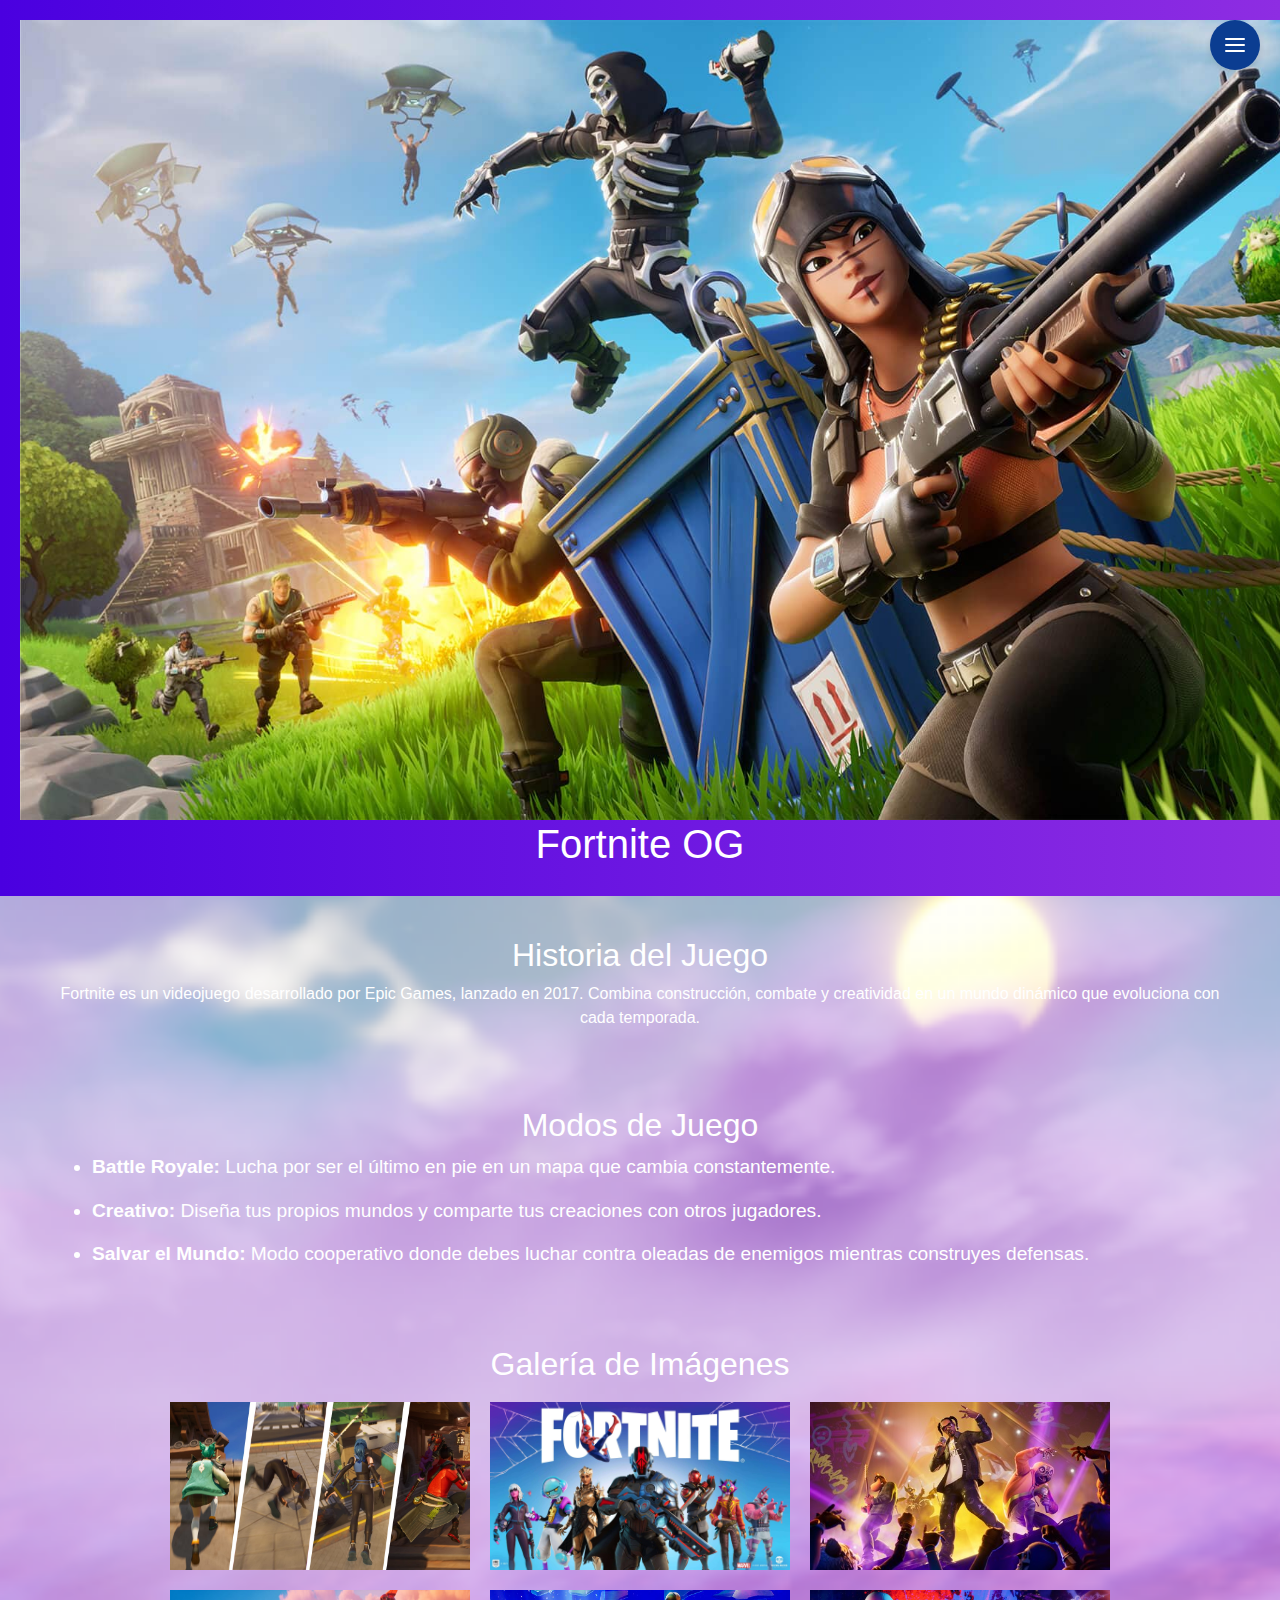
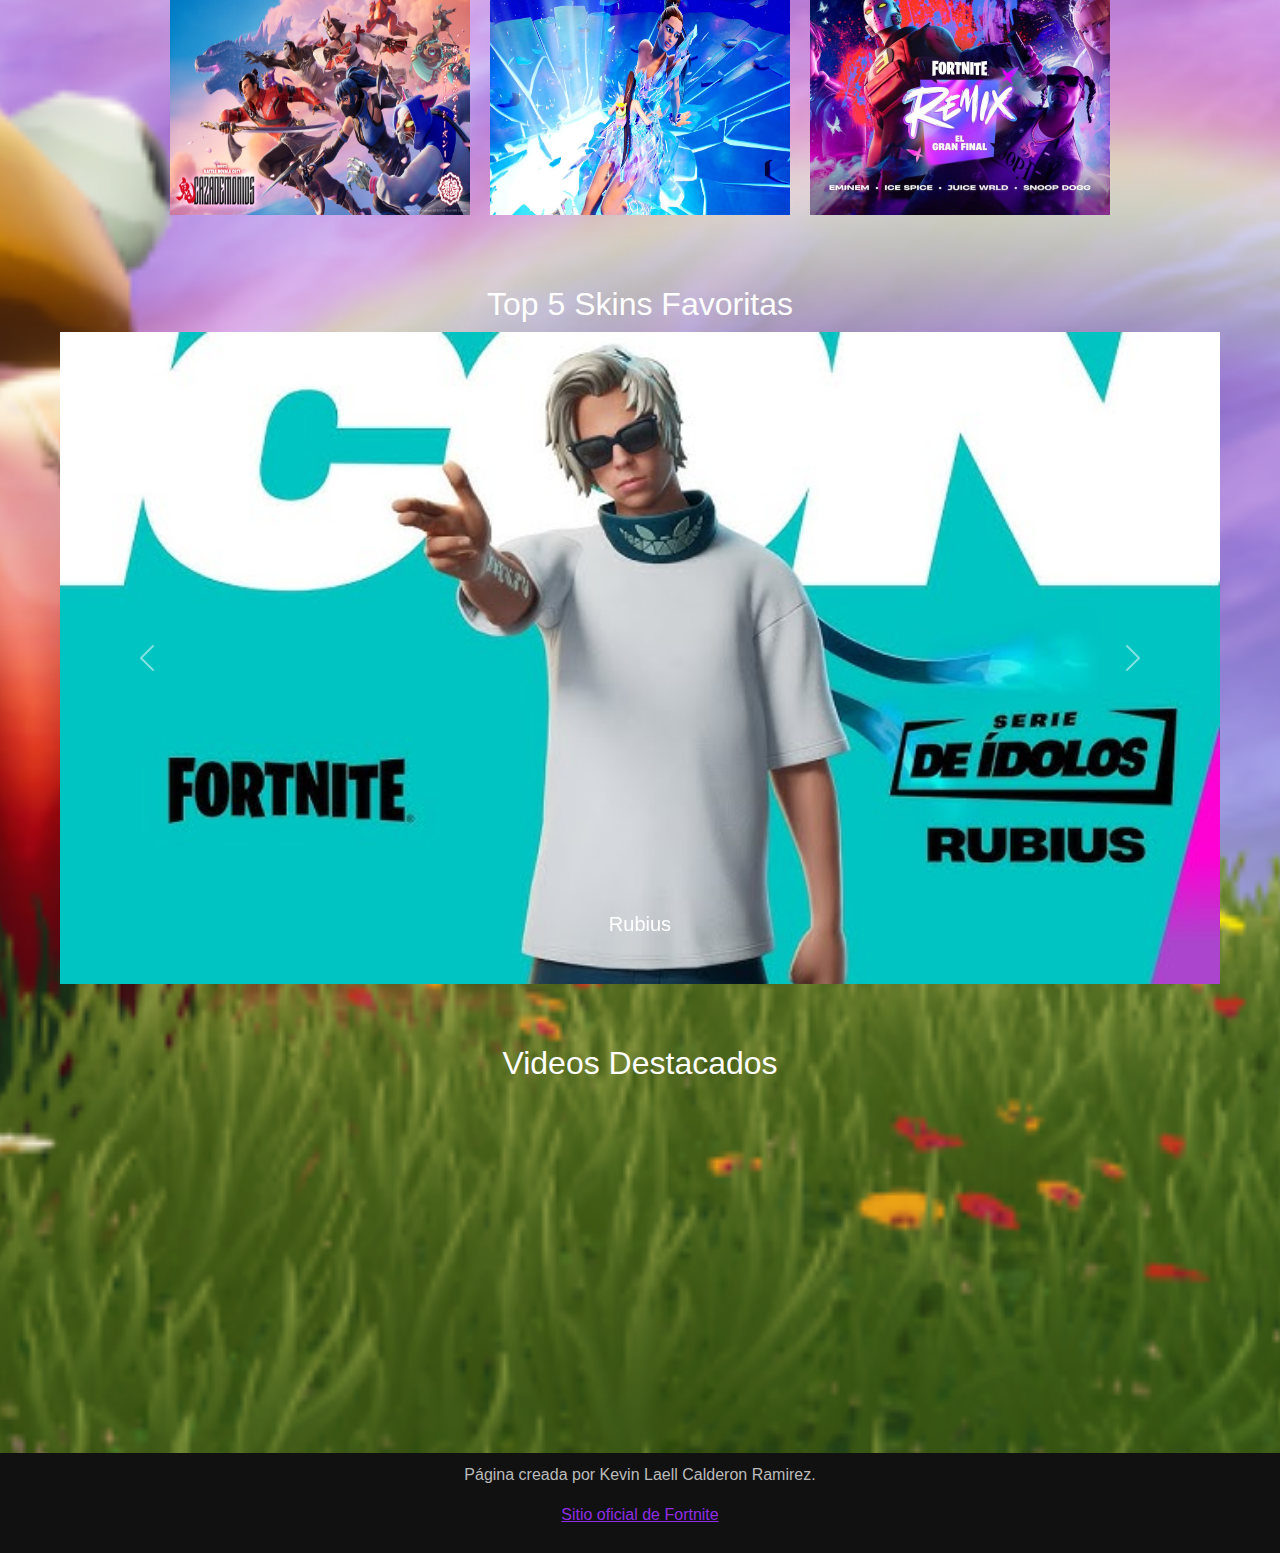
<file: Indexfortnite.html>
<!DOCTYPE html>
<html lang="es">
    <!-- Navegación -->
    <div class="nav-container">
        <button class="nav-toggle" aria-label="Menú de navegación">
          <svg
            xmlns="http://www.w3.org/2000/svg"
            width="24"
            height="24"
            viewBox="0 0 24 24"
            fill="none"
            stroke="currentColor"
            stroke-width="2"
            stroke-linecap="round"
            stroke-linejoin="round"
          >
            <line x1="3" y1="12" x2="21" y2="12"></line>
            <line x1="3" y1="6" x2="21" y2="6"></line>
            <line x1="3" y1="18" x2="21" y2="18"></line>
          </svg>
        </button>
        <div class="nav-menu">
          <a href="indexspiderman.html">Otra Página</a>
          <a href="HUB.html">Hub</a>
        </div>
      </div>
<head>
    <meta charset="UTF-8">
    <meta name="viewport" content="width=device-width, initial-scale=1.0">
    <title>Fortnite</title>
    
    <link href="https://cdn.jsdelivr.net/npm/bootstrap@5.3.2/dist/css/bootstrap.min.css" rel="stylesheet">
    <style>
        body {
            background-image: url('fondo.png');
            background-size: cover; 
            background-position: center; 
            background-repeat: no-repeat; 
            font-family: Arial, sans-serif;
            margin: 0;
            color: #fff;
        }
        header {
            background: linear-gradient(90deg, #4a00e0, #8e2de2);
            padding: 20px;
            text-align: center;
        }
        header img {
            width: auto;
            height: 200px; /* Tamaño ajustado del logo */
        }
        section {
            padding: 20px;
            margin: 20px auto;
            max-width: 1200px;
        }
        .modes-list li {
            margin-bottom: 15px;
            font-size: 1.2rem;
        }
        .gallery img {
            width: 100%;
            height: auto;
            max-width: 300px;
            margin: 10px;
        }
        footer {
            background-color: #111;
            color: #bbb;
            text-align: center;
            padding: 10px;
        }
         /* Estilos de Navegación */
       .nav-container {
        position: fixed;
        top: 20px;
        right: 20px;
        z-index: 1000;
    }

    .nav-toggle {
        background-color: #0b3d91;
        color: white;
        border: none;
        width: 50px;
        height: 50px;
        border-radius: 50%;
        display: flex;
        align-items: center;
        justify-content: center;
        cursor: pointer;
        box-shadow: 0 4px 6px rgba(0, 0, 0, 0.1);
        transition: transform 0.3s ease;
    }

    .nav-toggle:hover {
        transform: rotate(90deg);
    }

    .nav-menu {
        position: absolute;
        top: 60px;
        right: 0;
        background-color: white;
        border-radius: 10px;
        box-shadow: 0 4px 10px rgba(0, 0, 0, 0.2);
        overflow: hidden;
        max-height: 0;
        transition: max-height 0.3s ease, opacity 0.3s ease;
        opacity: 0;
        width: 200px;
    }

    .nav-toggle:focus + .nav-menu,
    .nav-menu:hover {
        max-height: 300px;
        opacity: 1;
    }

    .nav-menu a {
        display: block;
        padding: 15px 20px;
        text-decoration: none;
        color: #0b3d91;
        transition: background-color 0.3s ease;
    }

    .nav-menu a:hover {
        background-color: #f0f0f0;
    }

    </style>
</head>
<body>

<header>
    <img src="Logofortnite.jpg" alt="Logo de Fortnite" style="height: 800px;">
<h1>Fortnite OG</h1>
</header>

<section>
    <h2 class="text-center">Historia del Juego</h2>
    <p class="text-center">Fortnite es un videojuego desarrollado por Epic Games, lanzado en 2017. Combina construcción, combate y creatividad en un mundo dinámico que evoluciona con cada temporada.</p>
</section>

<section>
    <h2 class="text-center">Modos de Juego</h2>
    <ul class="modes-list">
        <li><strong>Battle Royale:</strong> Lucha por ser el último en pie en un mapa que cambia constantemente.</li>
        <li><strong>Creativo:</strong> Diseña tus propios mundos y comparte tus creaciones con otros jugadores.</li>
        <li><strong>Salvar el Mundo:</strong> Modo cooperativo donde debes luchar contra oleadas de enemigos mientras construyes defensas.</li>
    </ul>
</section>

<section class="gallery">
    <h2 class="text-center">Galería de Imágenes</h2>
    <div class="d-flex flex-wrap justify-content-center">
        <img src="cap6.jpg" alt="Imagen 1">
        <img src="for.jpg" alt="Imagen 2">
        <img src="snoopdog.jpg" alt="Imagen 3">
        <img src="cap6im.jpg" alt="Imagen 4">
        <img src="ariana.jpg" alt="Imagen 5">
        <img src="remix.jpg" alt="Imagen 6">
    </div>
</section>

<section class="top-skins">
    <h2 class="text-center">Top 5 Skins Favoritas</h2>
    <div id="skinsCarousel" class="carousel slide" data-bs-ride="carousel">
        <div class="carousel-inner">
            <div class="carousel-item active">
                <img src="turbius.jpg" class="d-block w-100" alt="Rubius">
                <div class="carousel-caption">
                    <h5>Rubius</h5>
                </div>
            </div>
            <div class="carousel-item">
                <img src="tom.jpg" class="d-block w-100" alt="Tom">
                <div class="carousel-caption">
                    <h5>Tom</h5>
                </div>
            </div>
            <div class="carousel-item">
                <img src="emi.png" class="d-block w-100" alt="Eminem">
                <div class="carousel-caption">
                    <h5>Eminem</h5>
                </div>
            </div>
            <div class="carousel-item">
                <img src="travis.png" class="d-block w-100" alt="Travis">
                <div class="carousel-caption">
                    <h5>Travis</h5>
                </div>
            </div>
            <div class="carousel-item">
                <img src="naruto.jpg" class="d-block w-100" alt="Naruto">
                <div class="carousel-caption">
                    <h5>Naruto</h5>
                </div>
            </div>
        </div>
        <button class="carousel-control-prev" type="button" data-bs-target="#skinsCarousel" data-bs-slide="prev">
            <span class="carousel-control-prev-icon" aria-hidden="true"></span>
        </button>
        <button class="carousel-control-next" type="button" data-bs-target="#skinsCarousel" data-bs-slide="next">
            <span class="carousel-control-next-icon" aria-hidden="true"></span>
        </button>
    </div>
</section>

<section>
    <h2 class="text-center">Videos Destacados</h2>
    <div class="row justify-content-center">
        <div class="col-md-6">
            <iframe class="w-100" height="315" src="https://www.youtube.com/embed/qIxERu81HVI" allowfullscreen></iframe>
        </div>
        <div class="col-md-6">
            <iframe class="w-100" height="315" src="https://www.youtube.com/embed/qIxERu81HVI" allowfullscreen></iframe>
        </div>
    </div>
</section>

<footer>
    <p>Página creada por Kevin Laell Calderon Ramirez.</p>
    <p><a href="https://www.fortnite.com" target="_blank" style="color: #8e2de2;">Sitio oficial de Fortnite</a></p>
</footer>

<script src="https://cdn.jsdelivr.net/npm/bootstrap@5.3.2/dist/js/bootstrap.bundle.min.js"></script>
</body>
</html>
</file>
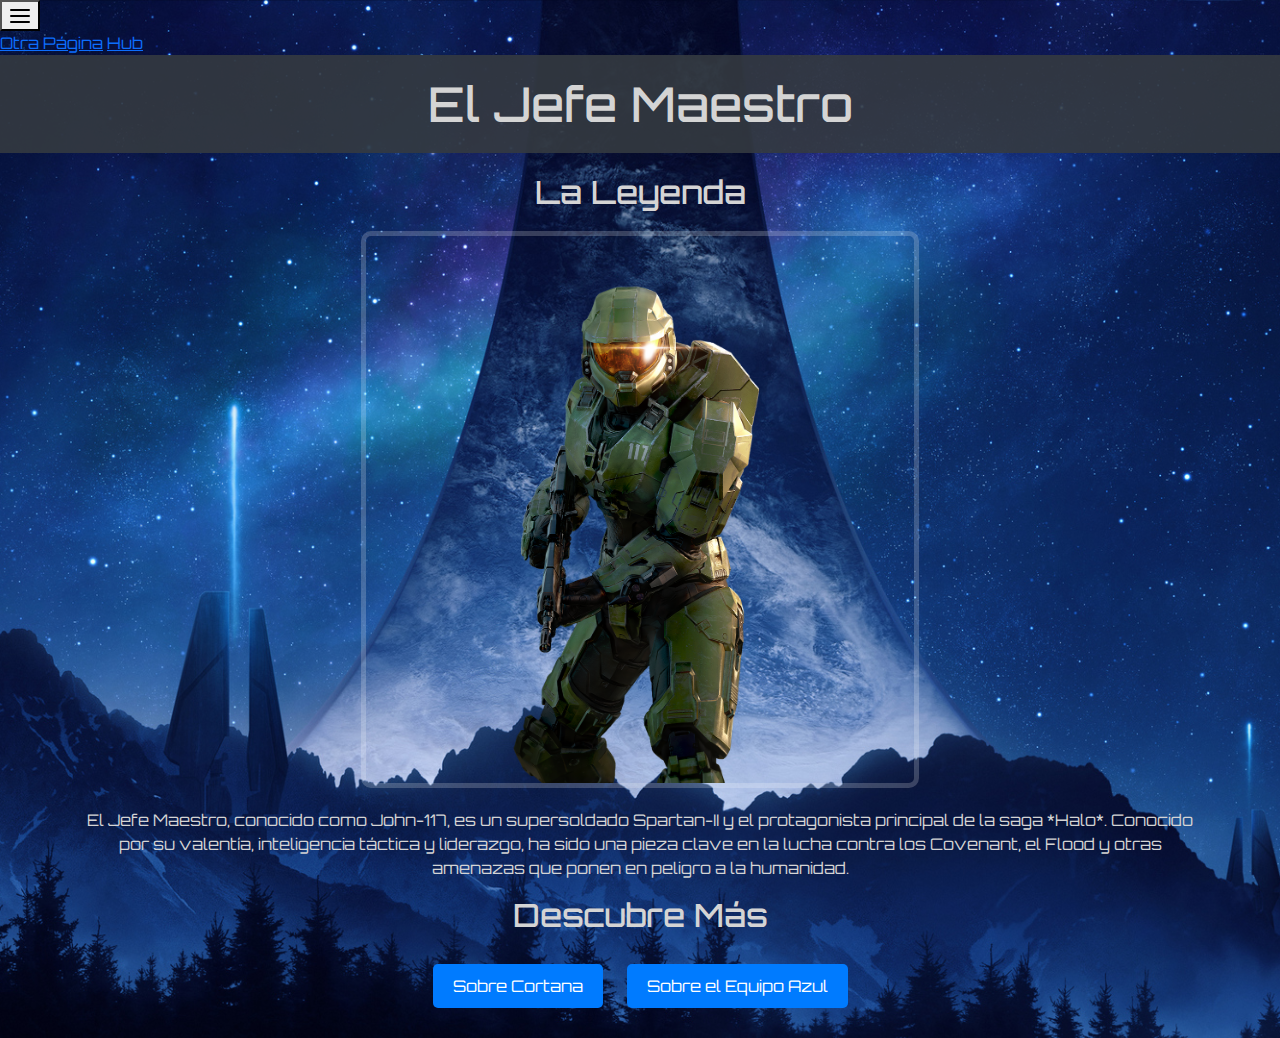
<file: indexhalo.html>
<!DOCTYPE html>
<html lang="es">
    <!-- Navegación -->
    <div class="nav-container">
        <button class="nav-toggle" aria-label="Menú de navegación">
          <svg
            xmlns="http://www.w3.org/2000/svg"
            width="24"
            height="24"
            viewBox="0 0 24 24"
            fill="none"
            stroke="currentColor"
            stroke-width="2"
            stroke-linecap="round"
            stroke-linejoin="round"
          >
            <line x1="3" y1="12" x2="21" y2="12"></line>
            <line x1="3" y1="6" x2="21" y2="6"></line>
            <line x1="3" y1="18" x2="21" y2="18"></line>
          </svg>
        </button>
        <div class="nav-menu">
          <a href="indexhulk.html">Otra Página</a>
          <a href="HUB.html">Hub</a>
        </div>
      </div>
<head>
    <meta charset="UTF-8">
    <meta name="viewport" content="width=device-width, initial-scale=1.0">
    <title>El Jefe Maestro</title>
    <!-- Bootstrap CSS -->
    <link href="https://cdn.jsdelivr.net/npm/bootstrap@5.3.0-alpha1/dist/css/bootstrap.min.css" rel="stylesheet">
    <link href="style.css" rel="stylesheet">
    <link href="https://fonts.googleapis.com/css2?family=Orbitron:wght@400;700&display=swap" rel="stylesheet">
</head>
<body>
    <header>
        <h1>El Jefe Maestro</h1>
    </header>
    <main class="container text-center">
        <section>
            <h2 class="section-title">La Leyenda</h2>
            <img src="masterchiefh.png" alt="Jefe Maestro" class="main-image">
            <p>
                El Jefe Maestro, conocido como John-117, es un supersoldado Spartan-II y el protagonista principal de la saga *Halo*.
                Conocido por su valentía, inteligencia táctica y liderazgo, ha sido una pieza clave en la lucha contra los Covenant,
                el Flood y otras amenazas que ponen en peligro a la humanidad.
            </p>
        </section>
        <section>
            <h3 class="section-title">Descubre Más</h3>
            <button class="btn btn-custom" onclick="mostrarCortana()">Sobre Cortana</button>
            <button class="btn btn-custom" onclick="mostrarEquipoAzul()">Sobre el Equipo Azul</button>
        </section>
        <section id="contenido-adicional">
            <!-- Este espacio se actualizará dinámicamente -->
        </section>
    </main>

    <script>
        function mostrarCortana() {
            document.getElementById('contenido-adicional').innerHTML = `
                <div class="mt-4">
                    <img src="cortana.jfif" alt="Cortana" class="img-fluid rounded">
                    <h3 class="mt-3">Cortana</h3>
                    <p>
                        Cortana es una inteligencia artificial avanzada y la compañera inseparable del Jefe Maestro.
                        Creada a partir de la Dra. Catherine Halsey, ella ha sido una guía vital en sus misiones, brindándole
                        inteligencia táctica y apoyo emocional en los momentos más críticos.
                    </p>
                </div>
            `;
        }

        function mostrarEquipoAzul() {
            document.getElementById('contenido-adicional').innerHTML = `
                <div class="mt-4">
                    <img src="equipoazul.jpg" alt="Equipo Azul" class="img-fluid rounded">
                    <h3 class="mt-3">El Equipo Azul</h3>
                    <p>
                        El Equipo Azul es un grupo de Spartan-II liderado por el Jefe Maestro. Formado por Kelly-087,
                        Fred-104 y Linda-058, este equipo es conocido por sus misiones de alto riesgo y su eficacia
                        inigualable en combate.
                    </p>
                </div>
            `;
        }
    </script>

    <!-- Bootstrap JS -->
    <script src="https://cdn.jsdelivr.net/npm/bootstrap@5.3.0-alpha1/dist/js/bootstrap.bundle.min.js"></script>
</body>
</html>
</file>
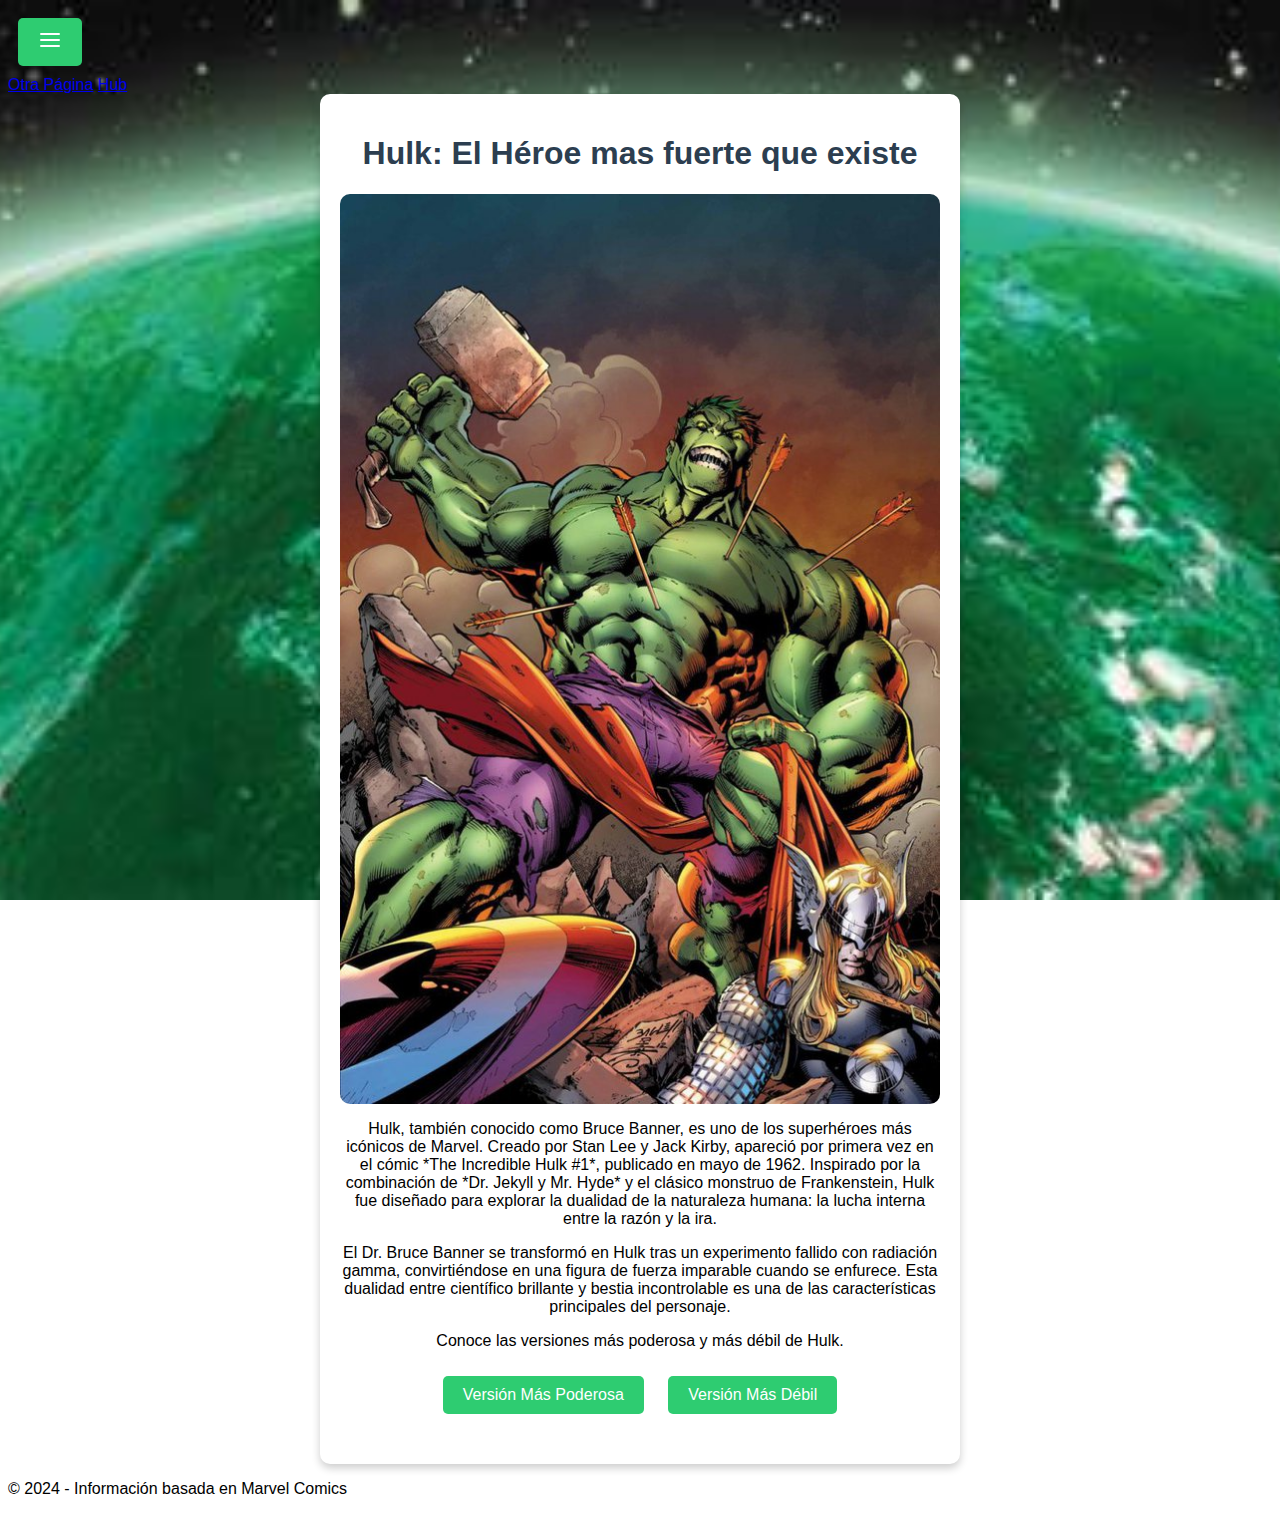
<file: indexhulk.html>
<!DOCTYPE html>
<html lang="en">
    <!-- Navegación -->
    <div class="nav-container">
        <button class="nav-toggle" aria-label="Menú de navegación">
          <svg
            xmlns="http://www.w3.org/2000/svg"
            width="24"
            height="24"
            viewBox="0 0 24 24"
            fill="none"
            stroke="currentColor"
            stroke-width="2"
            stroke-linecap="round"
            stroke-linejoin="round"
          >
            <line x1="3" y1="12" x2="21" y2="12"></line>
            <line x1="3" y1="6" x2="21" y2="6"></line>
            <line x1="3" y1="18" x2="21" y2="18"></line>
          </svg>
        </button>
        <div class="nav-menu">
          <a href="indexhalo.html">Otra Página</a>
          <a href="HUB.html">Hub</a>
        </div>
      </div>
<head>
    <meta charset="UTF-8">
    <meta name="viewport" content="width=device-width, initial-scale=1.0">
    <title>Hulk: El Héroe mas fuerte que existe</title>
    <link rel="stylesheet" href="stylehulk.css">
</head>
<body>
    <div class="container">
        <h1>Hulk: El Héroe mas fuerte que existe</h1>
        <p>
            <img src="hulk.jfif" alt="Hulk" style="max-width: 100%; height: auto; border-radius: 10px;">
        </p>
        <p>
            Hulk, también conocido como Bruce Banner, es uno de los superhéroes más icónicos de Marvel. Creado por Stan Lee y Jack Kirby, 
            apareció por primera vez en el cómic *The Incredible Hulk #1*, publicado en mayo de 1962. Inspirado por la combinación de 
            *Dr. Jekyll y Mr. Hyde* y el clásico monstruo de Frankenstein, Hulk fue diseñado para explorar la dualidad de la naturaleza humana: 
            la lucha interna entre la razón y la ira.
        </p>
        <p>
            El Dr. Bruce Banner se transformó en Hulk tras un experimento fallido con radiación gamma, convirtiéndose en una figura de fuerza 
            imparable cuando se enfurece. Esta dualidad entre científico brillante y bestia incontrolable es una de las características 
            principales del personaje.
        </p>
        <p>Conoce las versiones más poderosa y más débil de Hulk.</p>
        <button onclick="showPowerfulHulk()">Versión Más Poderosa</button>
        <button onclick="showWeakHulk()">Versión Más Débil</button>
        <div id="info"></div>
    </div>
    <footer>
        <p>&copy; 2024 - Información basada en Marvel Comics  </p>
    </footer>

    <script>
        function showPowerfulHulk() {
            document.getElementById('info').innerHTML = `
                <h2>Hulk Maestro</h2>
                <p>La versión más poderosa de Hulk es Hulk Maestro. En un futuro postapocalíptico, absorbe radiación y se convierte en un ser increíblemente inteligente y fuerte.</p>
                <img src="hulk maestro.jpg" alt="Hulk Maestro" style="max-width: 100%; height: auto;">
            `;
        }

        function showWeakHulk() {
            document.getElementById('info').innerHTML = `
                <h2>Grey Hulk</h2>
                <p>La versión más débil de Hulk es el Hulk Gris. Aunque sigue siendo fuerte, tiene menos poder físico en comparación con otras versiones y su carácter es más astuto y menos impulsivo.</p>
                <img src="grey hulk.jpg" alt="Gray Hulk" style="max-width: 100%; height: auto;">
            `;
        }
    </script>
</body>
</html>
</file>
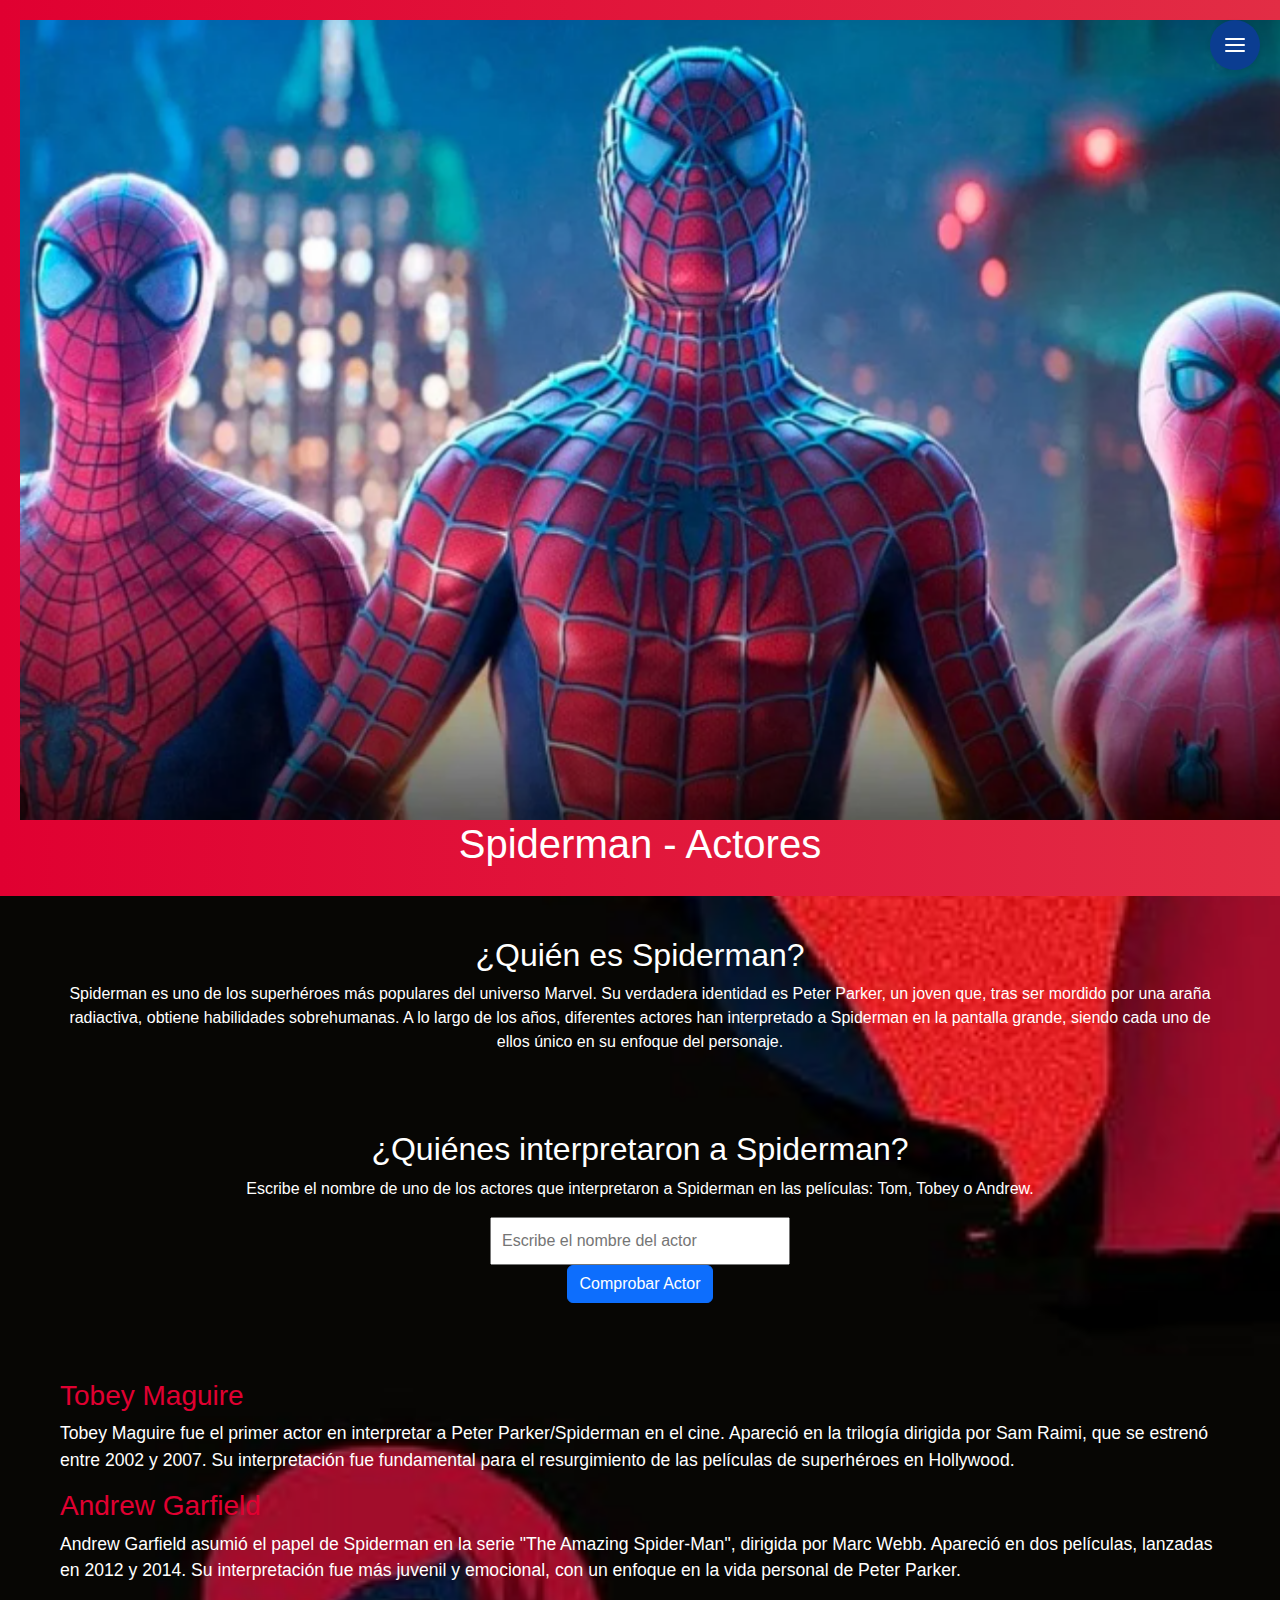
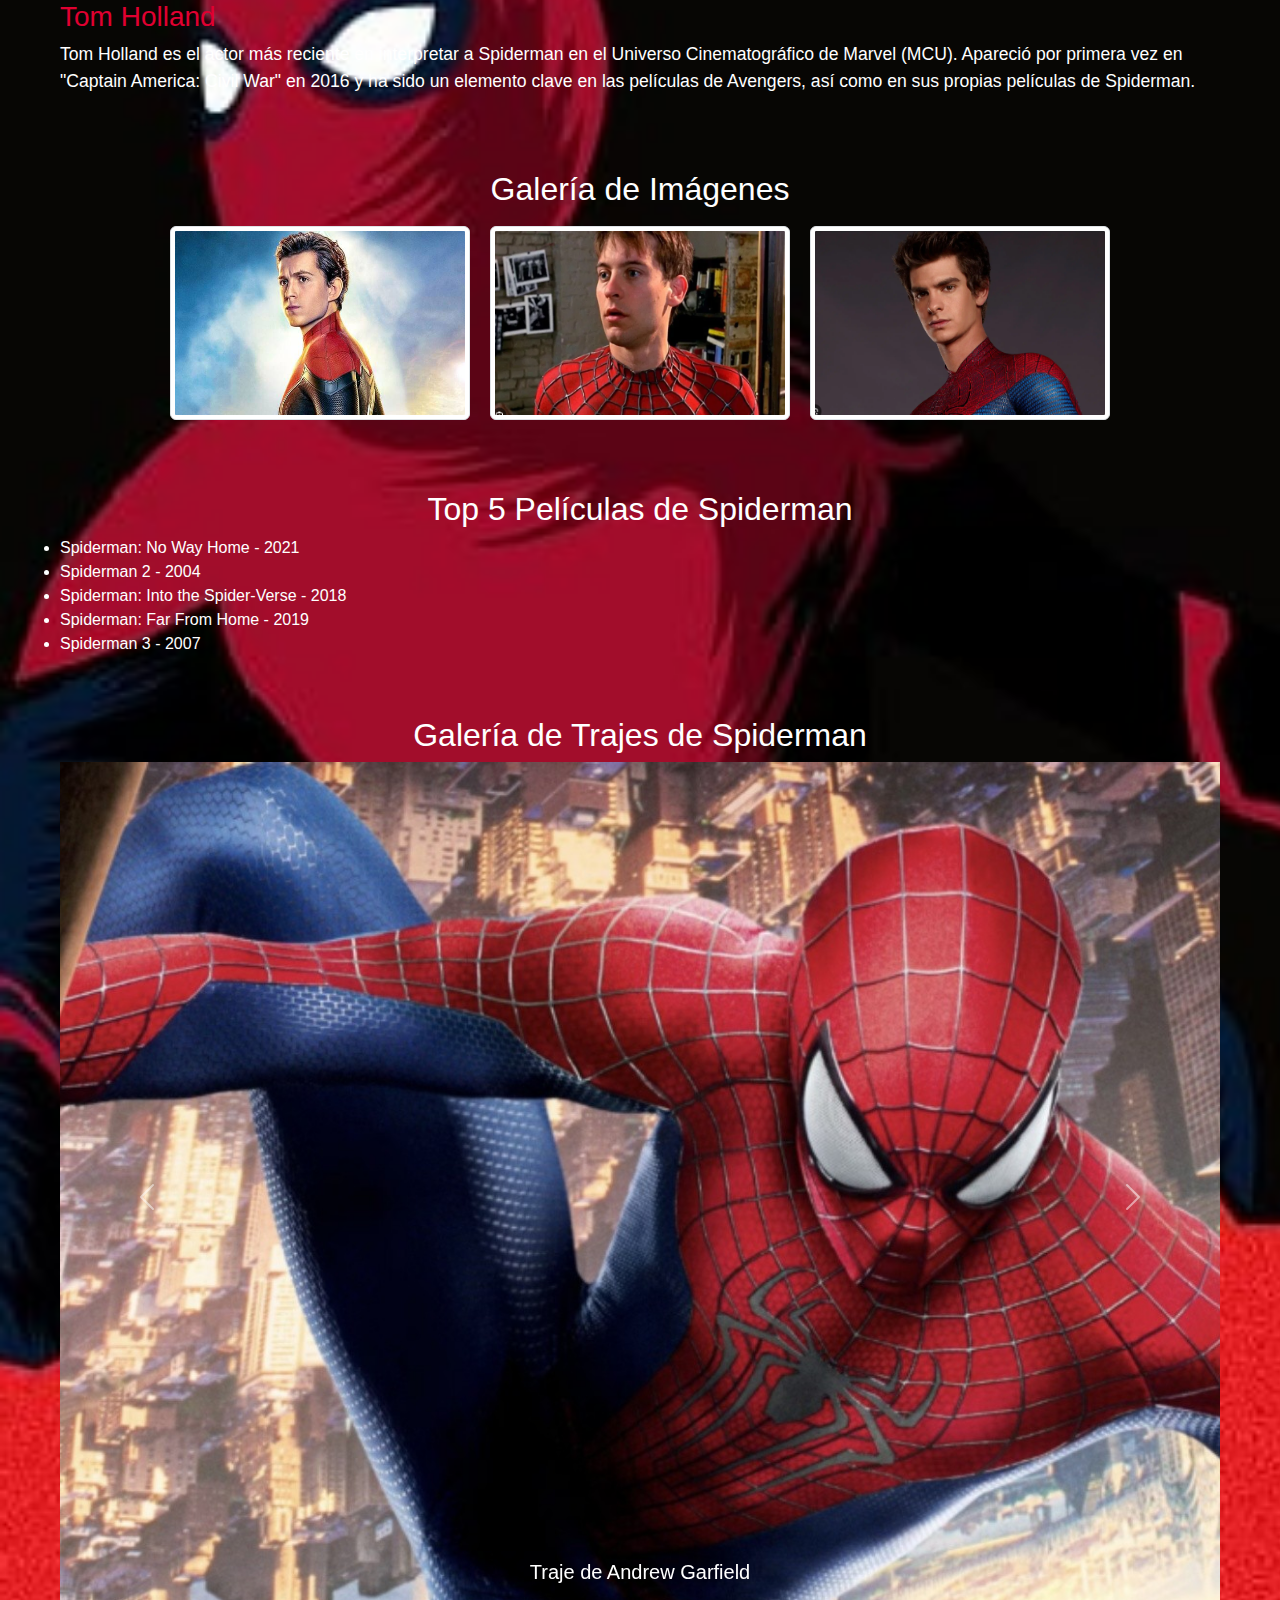
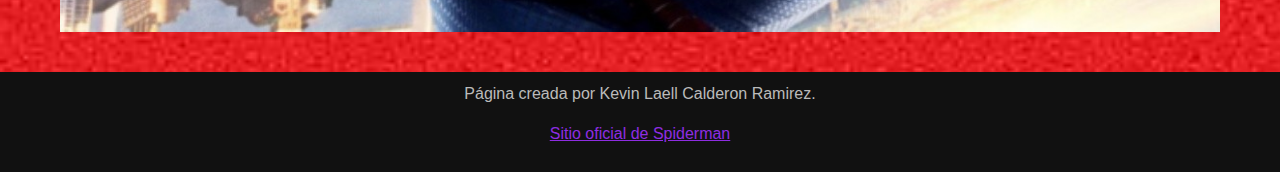
<file: indexspiderman.html>
<!DOCTYPE html>
<html lang="es">
    <!-- Navegación -->
    <div class="nav-container">
        <button class="nav-toggle" aria-label="Menú de navegación">
          <svg
            xmlns="http://www.w3.org/2000/svg"
            width="24"
            height="24"
            viewBox="0 0 24 24"
            fill="none"
            stroke="currentColor"
            stroke-width="2"
            stroke-linecap="round"
            stroke-linejoin="round"
          >
            <line x1="3" y1="12" x2="21" y2="12"></line>
            <line x1="3" y1="6" x2="21" y2="6"></line>
            <line x1="3" y1="18" x2="21" y2="18"></line>
          </svg>
        </button>
        <div class="nav-menu">
          <a href="indexhulk.html">Otra Página</a>
          <a href="HUB.html">Hub</a>
        </div>
      </div>
<head>
    <meta charset="UTF-8">
    <meta name="viewport" content="width=device-width, initial-scale=1.0">
    <title>Spiderman</title>
    <link href="https://cdn.jsdelivr.net/npm/bootstrap@5.3.2/dist/css/bootstrap.min.css" rel="stylesheet">
    <style>
        body {
            background-image: url('fondospiderman.jpg');
            background-size: cover; 
            background-position: center; 
            background-repeat: no-repeat; 
            font-family: Arial, sans-serif;
            margin: 0;
            color: #fff;
        }
        header {
            background: linear-gradient(90deg, #e00031, #e22d45);
            padding: 20px;
            text-align: center;
        }
        header img {
            width: auto;
            height: 150px;
        }
        section {
            padding: 20px;
            margin: 20px auto;
            max-width: 1200px;
        }
        .gallery img {
            width: 100%;
            height: auto;
            max-width: 300px;
            margin: 10px;
        }
        footer {
            background-color: #111;
            color: #bbb;
            text-align: center;
            padding: 10px;
        }
        .form-group input {
            padding: 10px;
            width: 100%;
            max-width: 300px;
        }
        .actor-history {
            margin-top: 20px;
            font-size: 1.1rem;
        }
        .actor-history h3 {
            color: #e00031;
        }
         /* Estilos de Navegación */
       .nav-container {
        position: fixed;
        top: 20px;
        right: 20px;
        z-index: 1000;
    }

    .nav-toggle {
        background-color: #0b3d91;
        color: white;
        border: none;
        width: 50px;
        height: 50px;
        border-radius: 50%;
        display: flex;
        align-items: center;
        justify-content: center;
        cursor: pointer;
        box-shadow: 0 4px 6px rgba(0, 0, 0, 0.1);
        transition: transform 0.3s ease;
    }

    .nav-toggle:hover {
        transform: rotate(90deg);
    }

    .nav-menu {
        position: absolute;
        top: 60px;
        right: 0;
        background-color: white;
        border-radius: 10px;
        box-shadow: 0 4px 10px rgba(0, 0, 0, 0.2);
        overflow: hidden;
        max-height: 0;
        transition: max-height 0.3s ease, opacity 0.3s ease;
        opacity: 0;
        width: 200px;
    }

    .nav-toggle:focus + .nav-menu,
    .nav-menu:hover {
        max-height: 300px;
        opacity: 1;
    }

    .nav-menu a {
        display: block;
        padding: 15px 20px;
        text-decoration: none;
        color: #0b3d91;
        transition: background-color 0.3s ease;
    }

    .nav-menu a:hover {
        background-color: #f0f0f0;
    }

    </style>
</head>
<body>

<header>
    <img src="spiderman33.png" alt="Logo de Fortnite" style="height: 800px;">
    <h1>Spiderman - Actores</h1>
</header>

<section>
    <h2 class="text-center">¿Quién es Spiderman?</h2>
    <p class="text-center">Spiderman es uno de los superhéroes más populares del universo Marvel. Su verdadera identidad es Peter Parker, un joven que, tras ser mordido por una araña radiactiva, obtiene habilidades sobrehumanas. A lo largo de los años, diferentes actores han interpretado a Spiderman en la pantalla grande, siendo cada uno de ellos único en su enfoque del personaje.</p>
</section>

<section>
    <h2 class="text-center">¿Quiénes interpretaron a Spiderman?</h2>
    <p class="text-center">Escribe el nombre de uno de los actores que interpretaron a Spiderman en las películas: Tom, Tobey o Andrew.</p>
    
    <!-- Formulario interactivo con JavaScript -->
    <div class="text-center">
        <div class="form-group">
            <input type="text" id="actorName" placeholder="Escribe el nombre del actor">
        </div>
        <button class="btn btn-primary" onclick="checkActor()">Comprobar Actor</button>
    </div>
    <p id="actorResult" class="text-center mt-3"></p>
</section>

<section class="actor-history">
    <h3>Tobey Maguire</h3>
    <p>Tobey Maguire fue el primer actor en interpretar a Peter Parker/Spiderman en el cine. Apareció en la trilogía dirigida por Sam Raimi, que se estrenó entre 2002 y 2007. Su interpretación fue fundamental para el resurgimiento de las películas de superhéroes en Hollywood.</p>

    <h3>Andrew Garfield</h3>
    <p>Andrew Garfield asumió el papel de Spiderman en la serie "The Amazing Spider-Man", dirigida por Marc Webb. Apareció en dos películas, lanzadas en 2012 y 2014. Su interpretación fue más juvenil y emocional, con un enfoque en la vida personal de Peter Parker.</p>

    <h3>Tom Holland</h3>
    <p>Tom Holland es el actor más reciente en interpretar a Spiderman en el Universo Cinematográfico de Marvel (MCU). Apareció por primera vez en "Captain America: Civil War" en 2016 y ha sido un elemento clave en las películas de Avengers, así como en sus propias películas de Spiderman.</p>
</section>

<section class="gallery">
    <h2 class="text-center">Galería de Imágenes</h2>
    <div class="d-flex flex-wrap justify-content-center">
        <img src="tom.jpg" alt="Tom" class="img-thumbnail">
        <img src="Tobbie.png" alt="Tobey" class="img-thumbnail">
        <img src="andrew.png" alt="Andrew" class="img-thumbnail">
    </div>
</section>

<section>
    <h2 class="text-center">Top 5 Películas de Spiderman</h2>
    <ul class="list-group">
        <li class=strong>Spiderman: No Way Home</strong> - 2021</li>
        <li class=strong>Spiderman 2</strong> - 2004</li>
        <li class=strong>Spiderman: Into the Spider-Verse</strong> - 2018</li>
        <li class=strong>Spiderman: Far From Home</strong> - 2019</li>
        <li class=strong>Spiderman 3</strong> - 2007</li>
    </ul>
</section>

<section class="text-center">
    <h2>Galería de Trajes de Spiderman</h2>
    <!-- Carrusel de Imágenes de Spiderman -->
    <div id="spidermanCarousel" class="carousel slide" data-bs-ride="carousel">
        <div class="carousel-inner">
            <div class="carousel-item active">
                <img src="trajeandrew.jpg" class="d-block w-100" alt="Spiderman 1">
                <div class="carousel-caption d-none d-md-block">
                    <h5>Traje de Andrew Garfield</h5>
                </div>
            </div>
            <div class="carousel-item">
                <img src="trajetom.png" class="d-block w-100" alt="Spiderman 2">
                <div class="carousel-caption d-none d-md-block">
                    <h5>Traje de Tom Holland</h5>
                </div>
            </div>
            <div class="carousel-item">
                <img src="trajetobbie.png" class="d-block w-100" alt="Spiderman 3">
                <div class="carousel-caption d-none d-md-block">
                    <h5>Traje de Tobey Maguire</h5>
                </div>
            </div>
        </div>
        <button class="carousel-control-prev" type="button" data-bs-target="#spidermanCarousel" data-bs-slide="prev">
            <span class="carousel-control-prev-icon" aria-hidden="true"></span>
        </button>
        <button class="carousel-control-next" type="button" data-bs-target="#spidermanCarousel" data-bs-slide="next">
            <span class="carousel-control-next-icon" aria-hidden="true"></span>
        </button>
    </div>
</section>

<footer>
    <p>Página creada por Kevin Laell Calderon Ramirez.</p>
    <p><a href="https://www.marvel.com" target="_blank" style="color: #8e2de2;">Sitio oficial de Spiderman</a></p>
</footer>

<script>
    // Función de JavaScript para comprobar el actor ingresado
    function checkActor() {
        const actorName = document.getElementById('actorName').value.toLowerCase();
        const result = document.getElementById('actorResult');

        if (actorName === 'tom' || actorName === 'tobey' || actorName === 'andrew') {
            result.textContent = "¡Correcto! " + actorName.charAt(0).toUpperCase() + actorName.slice(1) + " interpretó a Spiderman.";
            result.style.color = 'green';
        } else {
            result.textContent = "¡Incorrecto! Intenta de nuevo.";
            result.style.color = 'red';
        }
    }
</script>

<script src="https://cdn.jsdelivr.net/npm/bootstrap@5.3.2/dist/js/bootstrap.bundle.min.js"></script>
</body>
</html>
</file>
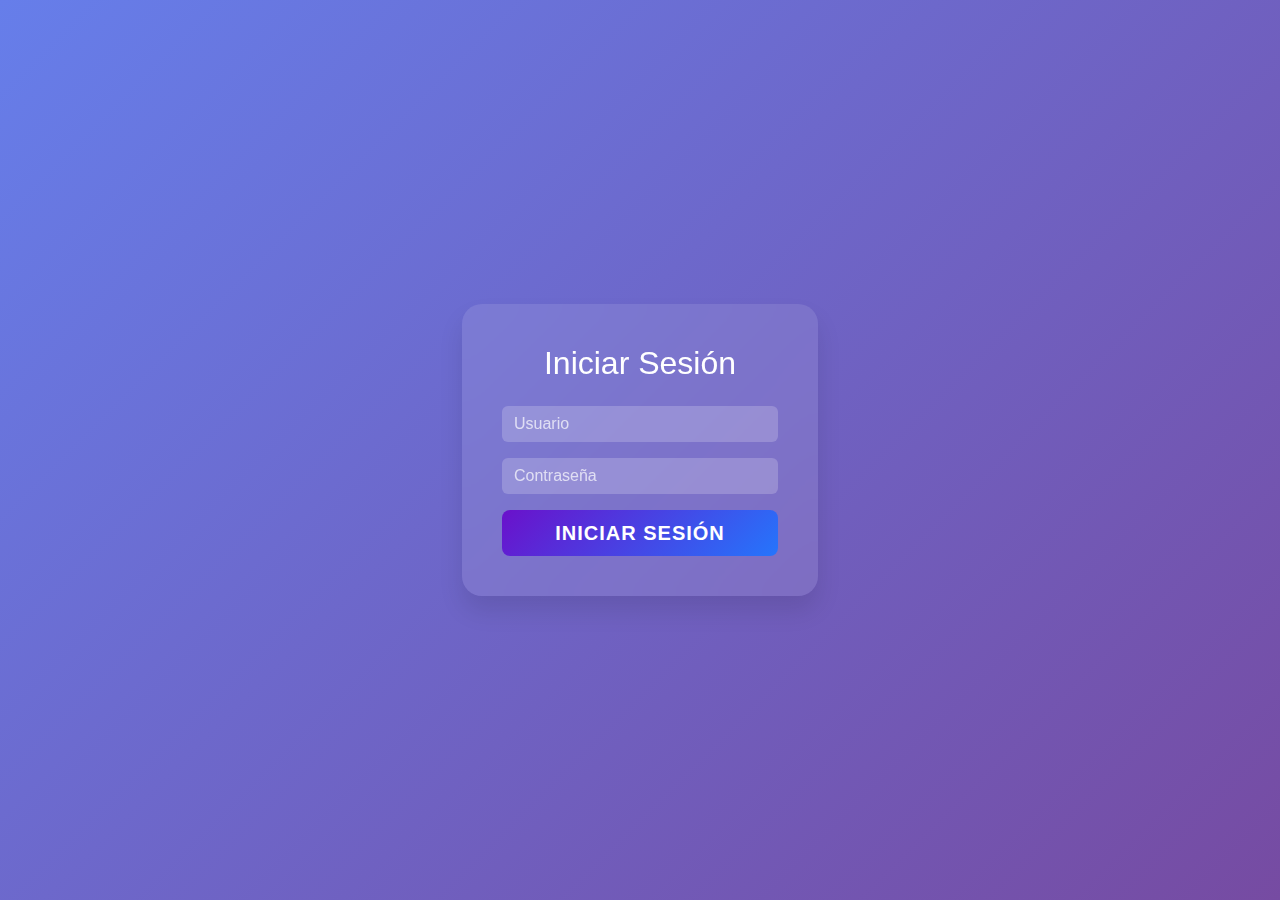
<file: loginintnacho.html>
<!DOCTYPE html>
<html lang="es">
<head>
    <meta charset="UTF-8">
    <meta name="viewport" content="width=device-width, initial-scale=1">
    <title>Iniciar Sesión</title>
    <!-- Bootstrap CSS -->
    <link href="https://cdn.jsdelivr.net/npm/bootstrap@5.3.0/dist/css/bootstrap.min.css" rel="stylesheet">
    <style>
        html, body {
            height: 100%;
        }
        body {
            background: linear-gradient(135deg, #667eea 0%, #764ba2 100%);
            display: flex;
            align-items: center;
            justify-content: center;
            font-family: 'Arial', sans-serif;
            margin: 0;
            padding: 0;
        }
        .login-container {
            background: rgba(255, 255, 255, 0.1);
            backdrop-filter: blur(15px);
            border-radius: 20px;
            padding: 40px;
            box-shadow: 0 15px 25px rgba(0,0,0,0.1);
            width: 100%;
            max-width: 400px;
        }
        .btn-custom {
            background: linear-gradient(135deg, #6a11cb 0%, #2575fc 100%);
            border: none;
            color: white;
            text-transform: uppercase;
            letter-spacing: 1px;
            font-weight: 600;
        }
        .btn-custom:hover {
            color: white;
            opacity: 0.9;
        }
        .form-control {
            background: rgba(255,255,255,0.2);
            border: none;
            color: white;
        }
        .form-control::placeholder {
            color: rgba(255,255,255,0.7);
        }
        .error-message {
            color: #ff6b6b;
            text-align: center;
            margin-bottom: 15px;
        }
    </style>
</head>
<body class="d-flex align-items-center justify-content-center">
    <div class="container">
        <div class="row justify-content-center">
            <div class="col-12 col-md-6 col-lg-4">
                <div class="login-container text-center">
                    <h2 class="text-center text-white mb-4">Iniciar Sesión</h2>
                    
                    <div id="error" class="error-message"></div>
                    
                    <form id="loginForm">
                        <div class="mb-3">
                            <input type="text" class="form-control" id="username" placeholder="Usuario" required>
                        </div>
                        <div class="mb-3">
                            <input type="password" class="form-control" id="password" placeholder="Contraseña" required>
                        </div>
                        <button type="submit" class="btn btn-custom btn-lg w-100">Iniciar Sesión</button>
                    </form>
                </div>
            </div>
        </div>
    </div>

    <script>
        document.getElementById('loginForm').addEventListener('submit', function(e) {
            e.preventDefault();
            
            const username = document.getElementById('username').value;
            const password = document.getElementById('password').value;
            const errorElement = document.getElementById('error');

            // Credenciales de ejemplo (sustituir con la lógica de autenticación real)
            if (username === 'nick fury' && password === 'avengers123') {
                // Redirección al hub
                window.location.href = 'HUB.html';
            } else {
                errorElement.textContent = 'Credenciales incorrectas';
            }
        });
    </script>

    <!-- Bootstrap JS -->
    <script src="https://cdn.jsdelivr.net/npm/bootstrap@5.3.0/dist/js/bootstrap.bundle.min.js"></script>
</body>
</html>
</file>
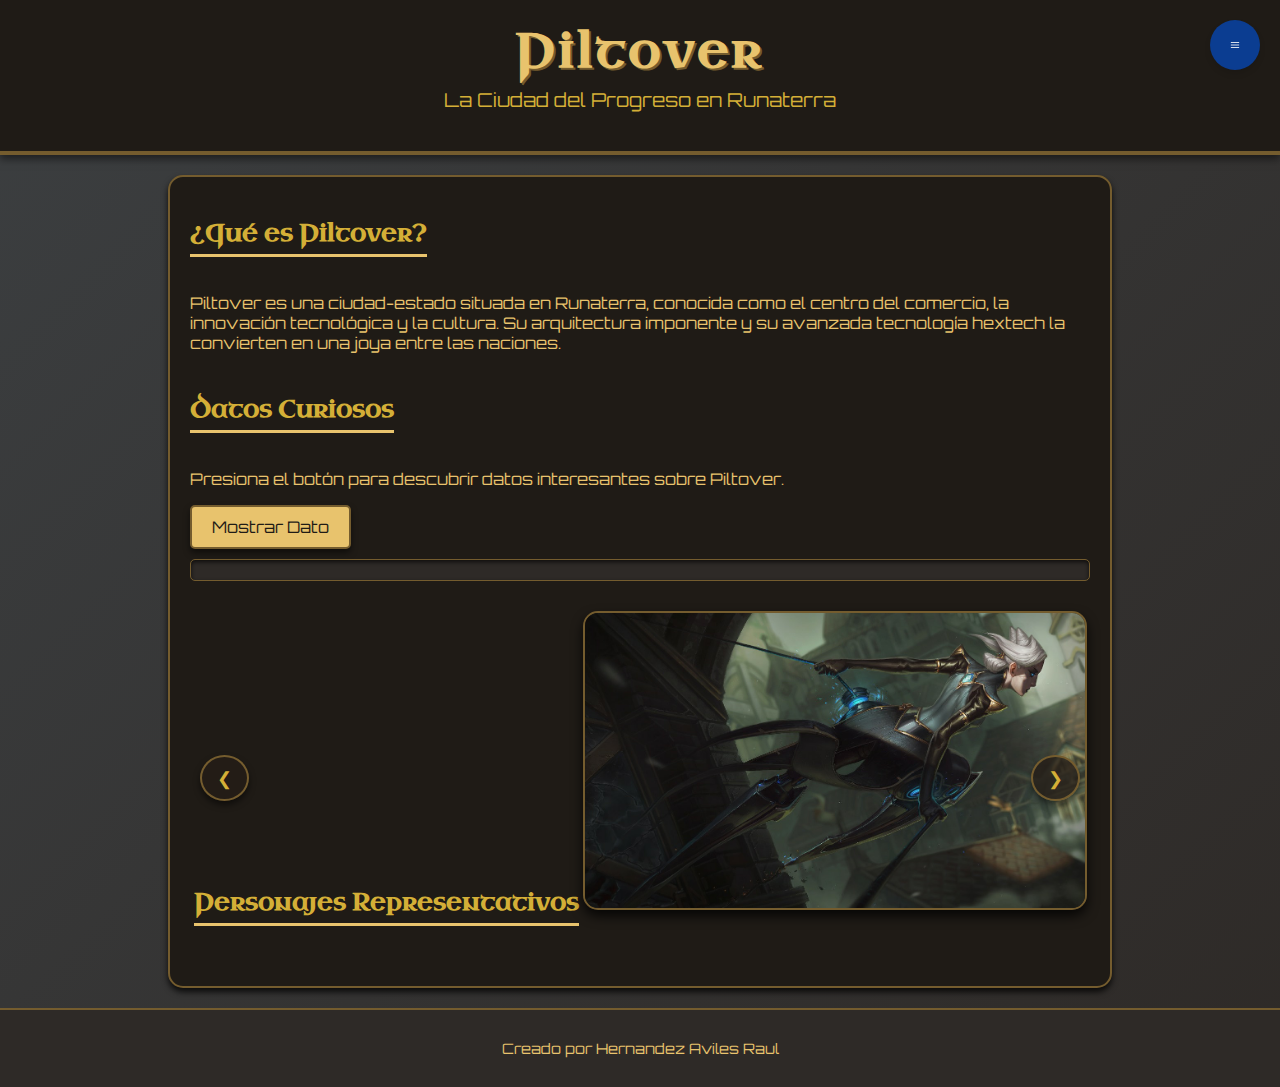
<file: PaginaPiltover.html>
<!DOCTYPE html>
<html lang="en">
  <head>
    <meta charset="UTF-8" />
    <meta name="viewport" content="width=device-width, initial-scale=1.0" />
    <title>Piltover - La Ciudad del Progreso</title>
    <link
      href="https://fonts.googleapis.com/css2?family=Uncial+Antiqua&family=Orbitron:wght@500&display=swap"
      rel="stylesheet"
    />
    <style>
      /* Estilo general */
      body {
        font-family: "Orbitron", sans-serif;
        margin: 0;
        padding: 0;
        background: linear-gradient(135deg, #3c3f41, #2e2a27);
        color: #e8c36d;
      }

      /* Encabezado */
      header {
        background-color: #1f1b16;
        color: #e8c36d;
        text-align: center;
        padding: 20px;
        border-bottom: 4px solid #745c2e;
        box-shadow: 0 4px 8px rgba(0, 0, 0, 0.5);
      }

      header h1 {
        margin: 0;
        font-family: "Uncial Antiqua", cursive;
        font-size: 3em;
        letter-spacing: 3px;
        text-shadow: 2px 2px #745c2e;
      }

      header p {
        font-size: 1.2em;
        margin-top: 5px;
        color: #d4af37;
      }

      /* Contenedor principal */
      main {
        padding: 20px;
        max-width: 900px;
        margin: 20px auto;
        background: #1f1b16;
        border-radius: 15px;
        border: 2px solid #745c2e;
        box-shadow: 0 4px 6px rgba(0, 0, 0, 0.8);
      }

      .info-section {
        margin-bottom: 20px;
      }

      .info-section h2 {
        color: #d4af37;
        border-bottom: 3px solid #e8c36d;
        display: inline-block;
        padding-bottom: 5px;
        font-family: "Uncial Antiqua", cursive;
      }

      button {
        background-color: #e8c36d;
        color: #1f1b16;
        border: 2px solid #745c2e;
        padding: 10px 20px;
        cursor: pointer;
        border-radius: 5px;
        font-size: 16px;
        font-family: "Orbitron", sans-serif;
        transition: background-color 0.3s ease, transform 0.2s;
        box-shadow: 0 4px 6px rgba(0, 0, 0, 0.5);
      }

      button:hover {
        background-color: #d4af37;
        transform: scale(1.05);
      }

      #dato {
        margin-top: 10px;
        font-size: 1.1em;
        color: #e8c36d;
        background: #2e2a27;
        padding: 10px;
        border-radius: 5px;
        border: 1px solid #745c2e;
        box-shadow: inset 0 2px 4px rgba(0, 0, 0, 0.7);
      }

      /* Carrusel */
      .carousel {
        margin-top: 30px;
        text-align: center;
        position: relative;
      }

      .carousel img {
        width: 100%;
        max-width: 500px;
        height: auto;
        border-radius: 15px;
        border: 2px solid #745c2e;
        box-shadow: 0 6px 12px rgba(0, 0, 0, 0.8);
      }

      .carousel button {
        position: absolute;
        top: 50%;
        transform: translateY(-50%);
        background-color: rgba(36, 29, 22, 0.8);
        color: #d4af37;
        border: 2px solid #745c2e;
        padding: 10px 15px;
        cursor: pointer;
        border-radius: 50%;
        font-size: 18px;
      }

      .carousel button:hover {
        background-color: rgba(50, 40, 30, 1);
      }

      .carousel .prev {
        left: 10px;
      }

      .carousel .next {
        right: 10px;
      }

      footer {
        text-align: center;
        padding: 15px;
        background-color: #2e2a27;
        margin-top: 20px;
        border-top: 2px solid #745c2e;
        font-size: 0.9em;
        color: #e8c36d;
      }

       /* Estilos de Navegación */
       .nav-container {
            position: fixed;
            top: 20px;
            right: 20px;
            z-index: 1000;
        }

        .nav-toggle {
            background-color: #0b3d91;
            color: white;
            border: none;
            width: 50px;
            height: 50px;
            border-radius: 50%;
            display: flex;
            align-items: center;
            justify-content: center;
            cursor: pointer;
            box-shadow: 0 4px 6px rgba(0, 0, 0, 0.1);
            transition: transform 0.3s ease;
        }

        .nav-toggle:hover {
            transform: rotate(90deg);
        }

        .nav-menu {
            position: absolute;
            top: 60px;
            right: 0;
            background-color: white;
            border-radius: 10px;
            box-shadow: 0 4px 10px rgba(0, 0, 0, 0.2);
            overflow: hidden;
            max-height: 0;
            transition: max-height 0.3s ease, opacity 0.3s ease;
            opacity: 0;
            width: 200px;
        }

        .nav-toggle:focus + .nav-menu,
        .nav-menu:hover {
            max-height: 300px;
            opacity: 1;
        }

        .nav-menu a {
            display: block;
            padding: 15px 20px;
            text-decoration: none;
            color: #0b3d91;
            transition: background-color 0.3s ease;
        }

        .nav-menu a:hover {
            background-color: #f0f0f0;
        }
    </style>
  </head>
  <body>

    <!-- Navegación -->
    <div class="nav-container">
      <button class="nav-toggle" aria-label="Menú de navegación">
        <svg
          xmlns="http://www.w3.org/2000/svg"
          width="24"
          height="24"
          viewBox="0 0 24 24"
          fill="none"
          stroke="currentColor"
          stroke-width="2"
          stroke-linecap="round"
          stroke-linejoin="round"
        >
          <line x1="3" y1="12" x2="21" y2="12"></line>
          <line x1="3" y1="6" x2="21" y2="6"></line>
          <line x1="3" y1="18" x2="21" y2="18"></line>
        </svg>
      </button>
      <div class="nav-menu">
        <a href="Starlord.html">Otra Página</a>
        <a href="HUB.html">Hub</a>
      </div>
    </div>

    <header>
      <h1>Piltover</h1>
      <p>La Ciudad del Progreso en Runaterra</p>
    </header>
    <main>
      <div class="info-section">
        <h2>¿Qué es Piltover?</h2>
        <p>
          Piltover es una ciudad-estado situada en Runaterra, conocida como el
          centro del comercio, la innovación tecnológica y la cultura. Su
          arquitectura imponente y su avanzada tecnología hextech la convierten
          en una joya entre las naciones.
        </p>
      </div>
      <div class="info-section">
        <h2>Datos Curiosos</h2>
        <p>
          Presiona el botón para descubrir datos interesantes sobre Piltover.
        </p>
        <button onclick="mostrarDato()">Mostrar Dato</button>
        <p id="dato"></p>
      </div>
      <div class="info-section carousel">
        <h2>Personajes Representativos</h2>
        <button class="prev" onclick="cambiarImagen(-1)">&#10094;</button>
        <img
          id="personaje"
          src="Imagenes_Piltover\\Camille.jpg"
          ,
          alt="Camille"
        />
        <button class="next" onclick="cambiarImagen(1)">&#10095;</button>
      </div>
    </main>
    <footer>
      <p>Creado por Hernandez Aviles Raul</p>
    </footer>
    <script>
      const datos = [
        "Piltover es conocida como 'La Ciudad del Progreso' por su innovación tecnología hextech.",
        "La tecnología Hextech, desarrollada en Piltover, utiliza cristales mágicos para alimentar máquinas avanzadas.",
        "Piltover comparte su frontera con Zaun, una ciudad subterránea marcada por el caos y la contaminación.",
        "Los inventores de Piltover son famosos en todo Runaterra por sus innovaciones.",
        "El puente Hexgate conecta a Piltover con otras regiones, permitiendo un flujo constante de comercio.",
      ];

      function mostrarDato() {
        const indice = Math.floor(Math.random() * datos.length);
        document.getElementById("dato").innerText = datos[indice];
      }

      // Carrusel
      const imagenes = [
        "Imagenes_Piltover\\Camille.jpg",
        "Imagenes_Piltover\\Jayce.jpg",
        "Imagenes_Piltover\\Viktor.jpg",
        "Imagenes_Piltover\\Blitzcrank.jpg",
        "Imagenes_Piltover\\Orianna.jpg",
        "Imagenes_Piltover\\Ezreal.jpg",
      ];
      let indiceActual = 0;

      function cambiarImagen(direccion) {
        indiceActual =
          (indiceActual + direccion + imagenes.length) % imagenes.length;
        document.getElementById("personaje").src = imagenes[indiceActual];
        document.getElementById("personaje").alt = imagenes[indiceActual]
          .split("\\")
          .pop()
          .split(".")[0];
      }
    </script>
  </body>
</html>
</file>
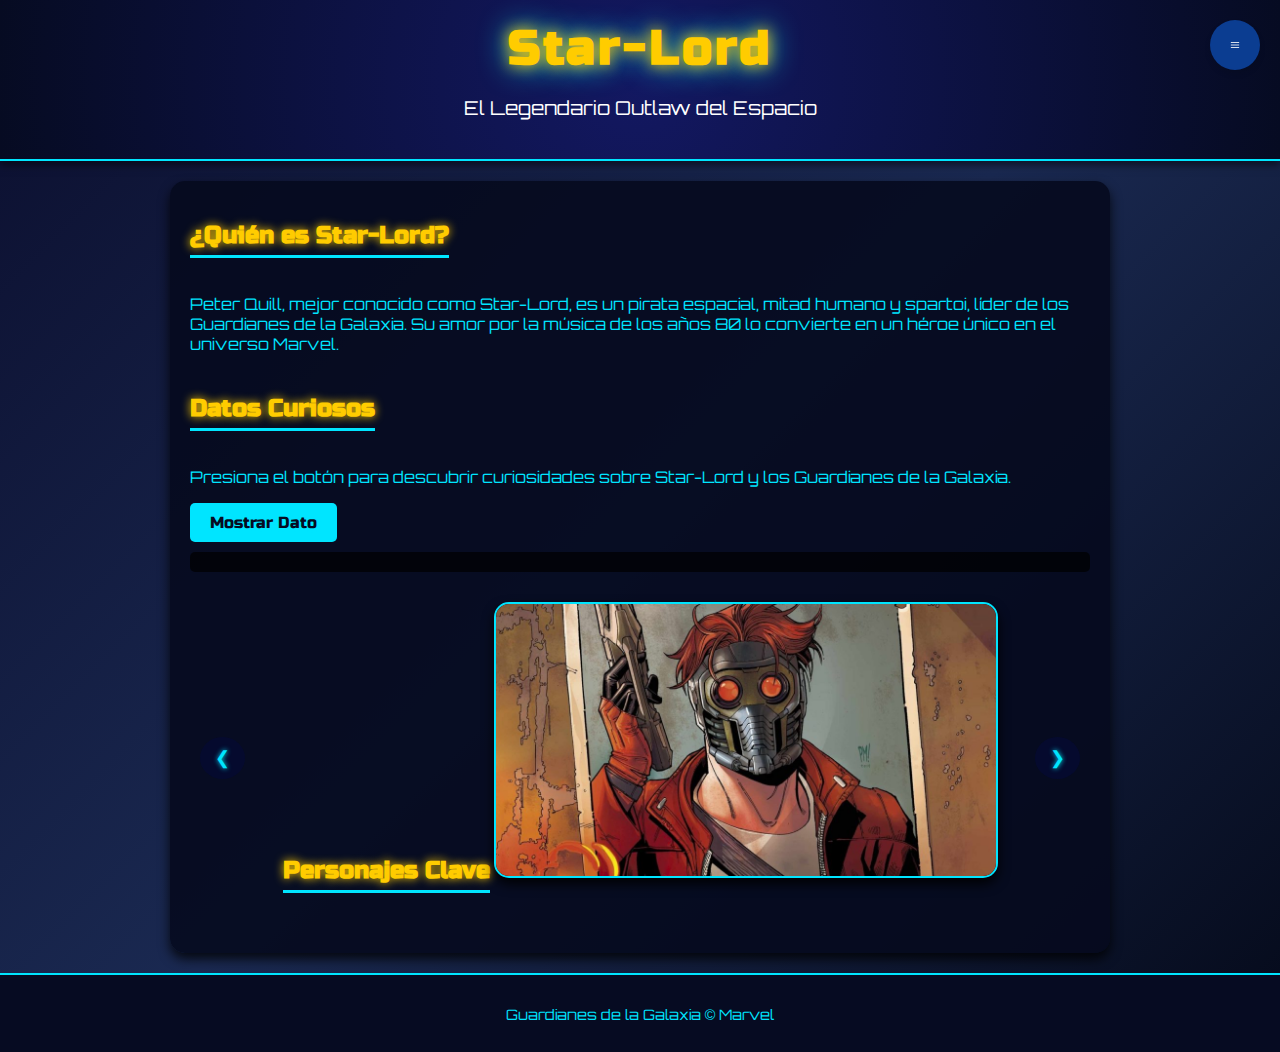
<file: Starlord.html>
<!DOCTYPE html>
<html lang="en">
<head>
    <meta charset="UTF-8">
    <meta name="viewport" content="width=device-width, initial-scale=1.0">
    <title>Star-Lord - Guardian de la Galaxia</title>
    <link href="https://fonts.googleapis.com/css2?family=Orbitron:wght@500&family=Russo+One&display=swap" rel="stylesheet">
    <style>
        /* Estilo general */
        body {
            font-family: 'Orbitron', sans-serif;
            margin: 0;
            padding: 0;
            background: linear-gradient(135deg, #0b0e2e, #1a2951, #050a1a);
            color: #00e5ff;
            overflow-x: hidden;
        }

        /* Encabezado */
        header {
            background: radial-gradient(circle at center, #131862, #060b22);
            text-align: center;
            padding: 20px;
            color: #ffcc00;
            box-shadow: 0 4px 8px rgba(0, 0, 0, 0.5);
            border-bottom: 2px solid #00e5ff;
        }

        header h1 {
            margin: 0;
            font-family: 'Russo One', sans-serif;
            font-size: 3em;
            letter-spacing: 3px;
            text-shadow: 0 0 15px #ffcc00, 0 0 30px #00e5ff;
        }

        header p {
            font-size: 1.2em;
            color: #fff;
        }

        /* Contenedor principal */
        main {
            padding: 20px;
            max-width: 900px;
            margin: 20px auto;
            background: rgba(5, 10, 30, 0.9);
            border-radius: 15px;
            box-shadow: 0 6px 12px rgba(0, 0, 0, 0.8);
        }

        .info-section {
            margin-bottom: 20px;
        }

        .info-section h2 {
            color: #ffcc00;
            border-bottom: 3px solid #00e5ff;
            display: inline-block;
            padding-bottom: 5px;
            font-family: 'Russo One', sans-serif;
            text-shadow: 0 0 10px #ffcc00;
        }

        button {
            background-color: #00e5ff;
            color: #060b22;
            border: none;
            padding: 10px 20px;
            cursor: pointer;
            border-radius: 5px;
            font-size: 16px;
            font-family: 'Russo One', sans-serif;
            transition: all 0.3s ease;
            text-shadow: 0 0 5px #00e5ff;
        }

        button:hover {
            background-color: #ffcc00;
            color: #131862;
            transform: scale(1.1);
        }

        #dato {
            margin-top: 10px;
            font-size: 1.1em;
            background: rgba(0, 0, 0, 0.7);
            padding: 10px;
            border-radius: 5px;
            color: #fff;
            text-shadow: 0 0 5px #00e5ff;
        }

        /* Carrusel */
        .carousel {
            margin-top: 30px;
            text-align: center;
            position: relative;
        }

        .carousel img {
            width: 100%;
            max-width: 500px;
            height: auto;
            border-radius: 15px;
            border: 2px solid #00e5ff;
            box-shadow: 0 6px 12px rgba(0, 0, 0, 0.9);
        }

        .carousel button {
            position: absolute;
            top: 50%;
            transform: translateY(-50%);
            background-color: rgba(5, 10, 50, 0.8);
            color: #00e5ff;
            border: none;
            padding: 10px 15px;
            cursor: pointer;
            border-radius: 50%;
            font-size: 18px;
        }

        .carousel button:hover {
            background-color: #131862;
            color: #ffcc00;
        }

        .carousel .prev {
            left: 10px;
        }

        .carousel .next {
            right: 10px;
        }

        footer {
            text-align: center;
            padding: 15px;
            background: #060b22;
            margin-top: 20px;
            border-top: 2px solid #00e5ff;
            color: #00e5ff;
            font-size: 0.9em;
        }

              /* Estilos de Navegación */
       .nav-container {
            position: fixed;
            top: 20px;
            right: 20px;
            z-index: 1000;
        }

        .nav-toggle {
            background-color: #0b3d91;
            color: white;
            border: none;
            width: 50px;
            height: 50px;
            border-radius: 50%;
            display: flex;
            align-items: center;
            justify-content: center;
            cursor: pointer;
            box-shadow: 0 4px 6px rgba(0, 0, 0, 0.1);
            transition: transform 0.3s ease;
        }

        .nav-toggle:hover {
            transform: rotate(90deg);
        }

        .nav-menu {
            position: absolute;
            top: 60px;
            right: 0;
            background-color: white;
            border-radius: 10px;
            box-shadow: 0 4px 10px rgba(0, 0, 0, 0.2);
            overflow: hidden;
            max-height: 0;
            transition: max-height 0.3s ease, opacity 0.3s ease;
            opacity: 0;
            width: 200px;
        }

        .nav-toggle:focus + .nav-menu,
        .nav-menu:hover {
            max-height: 300px;
            opacity: 1;
        }

        .nav-menu a {
            display: block;
            padding: 15px 20px;
            text-decoration: none;
            color: #0b3d91;
            transition: background-color 0.3s ease;
        }

        .nav-menu a:hover {
            background-color: #f0f0f0;
        }
    </style>
</head>
<body>

     <!-- Navegación -->
     <div class="nav-container">
        <button class="nav-toggle" aria-label="Menú de navegación">
          <svg
            xmlns="http://www.w3.org/2000/svg"
            width="24"
            height="24"
            viewBox="0 0 24 24"
            fill="none"
            stroke="currentColor"
            stroke-width="2"
            stroke-linecap="round"
            stroke-linejoin="round"
          >
            <line x1="3" y1="12" x2="21" y2="12"></line>
            <line x1="3" y1="6" x2="21" y2="6"></line>
            <line x1="3" y1="18" x2="21" y2="18"></line>
          </svg>
        </button>
        <div class="nav-menu">
          <a href="PaginaPiltover.html">Otra Página</a>
          <a href="HUB.html">Hub</a>
        </div>
      </div>

    <header>
        <h1>Star-Lord</h1>
        <p>El Legendario Outlaw del Espacio</p>
    </header>
    <main>
        <div class="info-section">
            <h2>¿Quién es Star-Lord?</h2>
            <p>Peter Quill, mejor conocido como Star-Lord, es un pirata espacial, mitad humano y spartoi, líder de los Guardianes de la Galaxia. Su amor por la música de los años 80 lo convierte en un héroe único en el universo Marvel.</p>
        </div>
        <div class="info-section">
            <h2>Datos Curiosos</h2>
            <p>Presiona el botón para descubrir curiosidades sobre Star-Lord y los Guardianes de la Galaxia.</p>
            <button onclick="mostrarDato()">Mostrar Dato</button>
            <p id="dato"></p>
        </div>
        <div class="info-section carousel">
            <h2>Personajes Clave</h2>
            <button class="prev" onclick="cambiarImagen(-1)">&#10094;</button>
            <img id="personaje" src="Imagenes_GOTG\\Starlord.jpg" alt="Star-Lord">
            <button class="next" onclick="cambiarImagen(1)">&#10095;</button>
        </div>
    </main>
    <footer>
        <p>Guardianes de la Galaxia © Marvel</p>
    </footer>
    <script>
        const datos = [
            "Star-Lord fue abducido por los Ravagers cuando era un niño.",
            "Su Walkman es uno de sus objetos más preciados, lleno de música de los 80.",
            "Los Guardianes de la Galaxia incluyen a Groot, Rocket, Gamora y Drax.",
            "El Milano es la nave icónica que pilota Star-Lord.",
            "Su máscara le permite respirar en el espacio y ofrece visión avanzada."
        ];

        function mostrarDato() {
            const indice = Math.floor(Math.random() * datos.length);
            document.getElementById("dato").innerText = datos[indice];
        }

        const imagenes = [
            "Imagenes_GOTG\\Starlord.jpg",
            "Imagenes_GOTG\\Rocket.jpg",
            "Imagenes_GOTG\\Gamora.jpg",
            "Imagenes_GOTG\\Drax.jpg",
            "Imagenes_GOTG\\Groot.jpg"
        ];
        let indiceActual = 0;

        function cambiarImagen(direccion) {
            indiceActual = (indiceActual + direccion + imagenes.length) % imagenes.length;
            document.getElementById("personaje").src = imagenes[indiceActual];
            document.getElementById("personaje").alt = imagenes[indiceActual].split('\\').pop().split('.')[0];
        }
    </script>
</body>
</html>
</file>
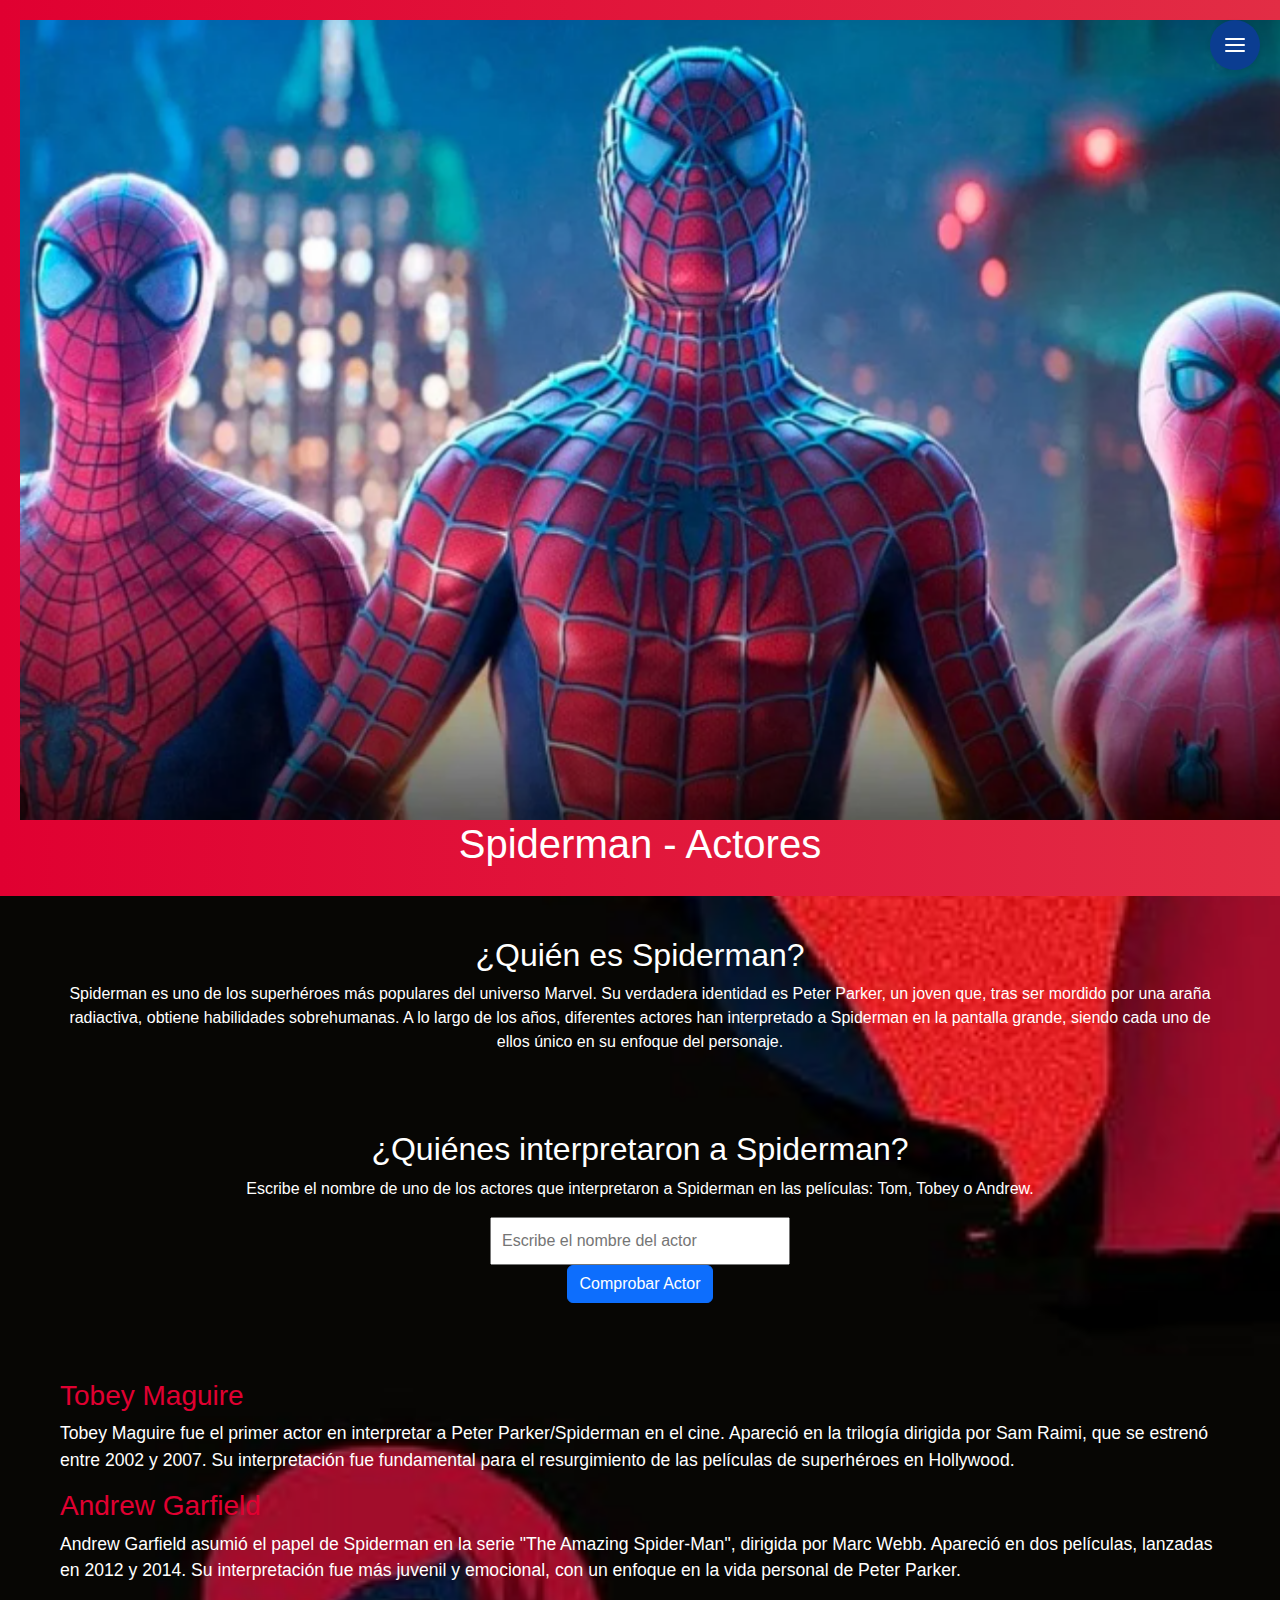
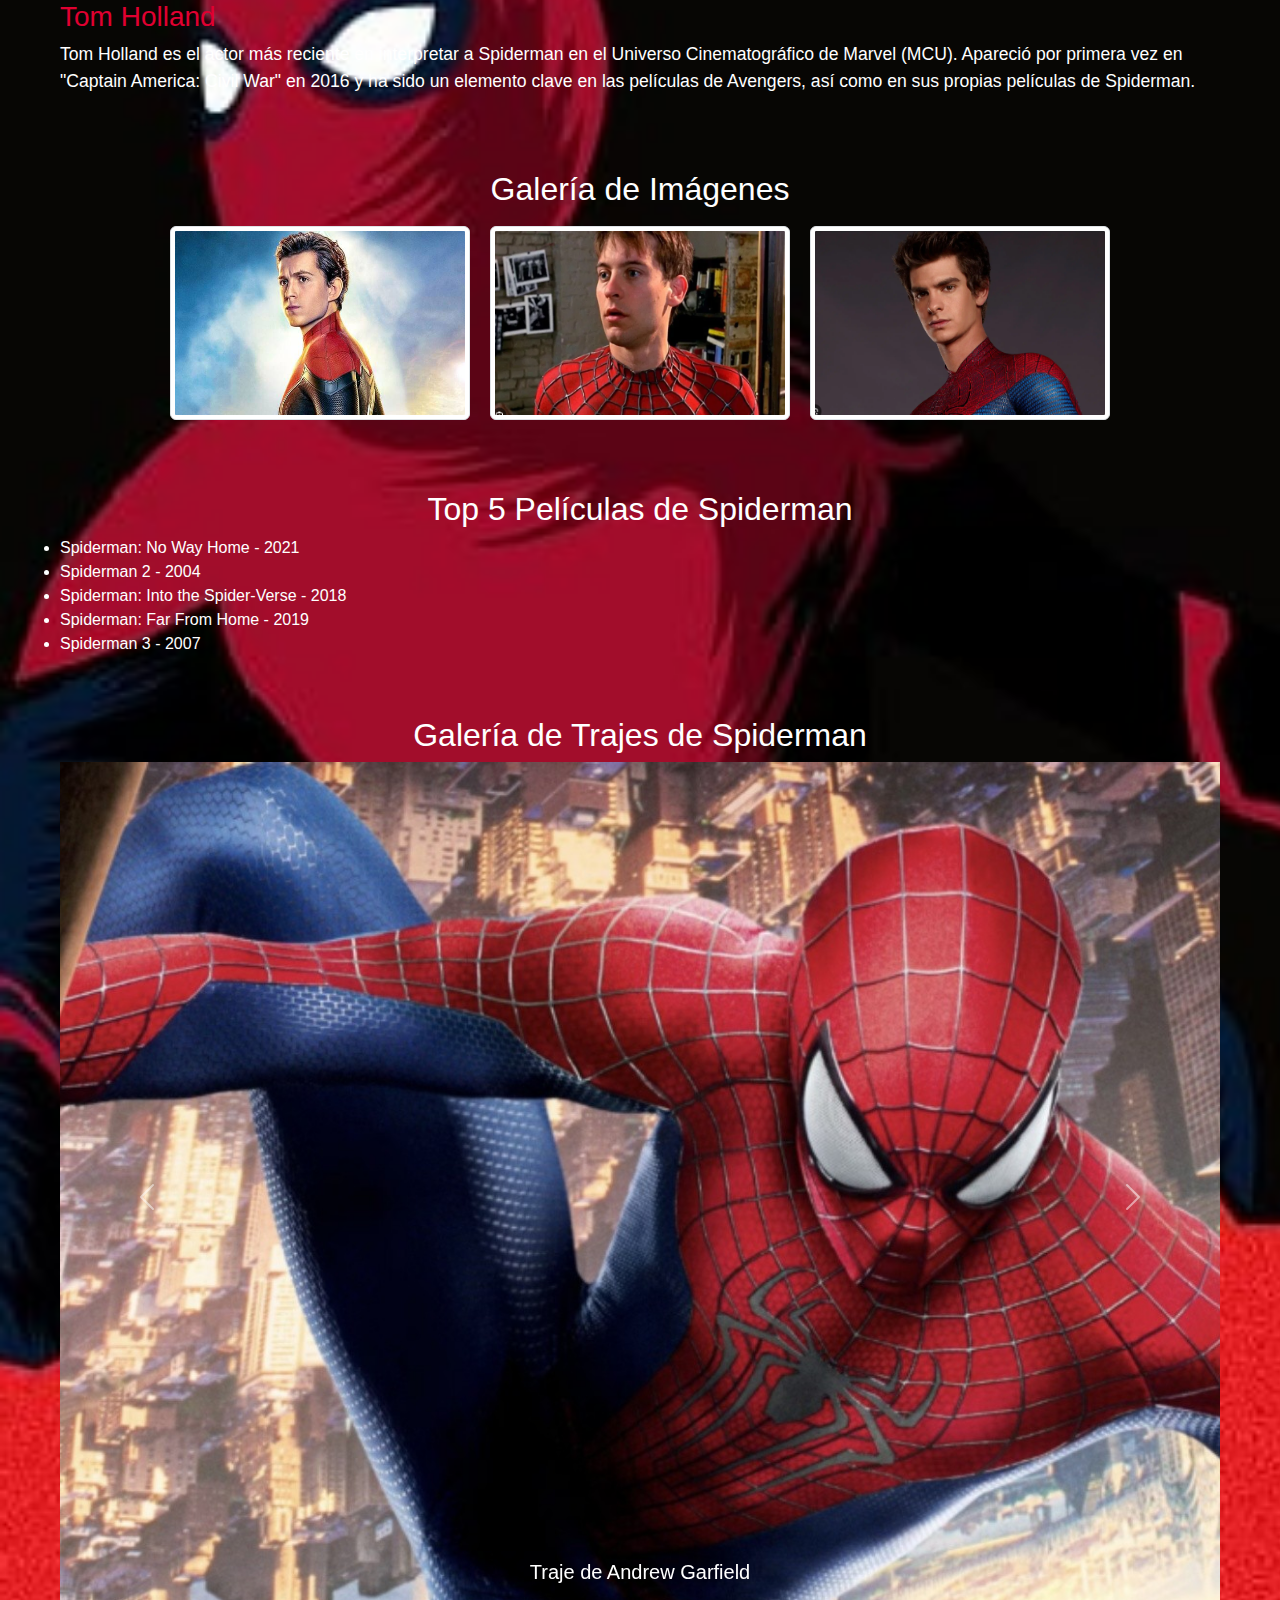
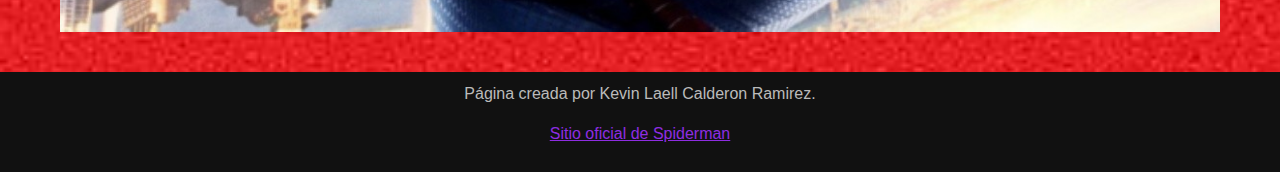
<file: Spiderman/indexspiderman.html>
<!DOCTYPE html>
<html lang="es">
    <!-- Navegación -->
    <div class="nav-container">
        <button class="nav-toggle" aria-label="Menú de navegación">
          <svg
            xmlns="http://www.w3.org/2000/svg"
            width="24"
            height="24"
            viewBox="0 0 24 24"
            fill="none"
            stroke="currentColor"
            stroke-width="2"
            stroke-linecap="round"
            stroke-linejoin="round"
          >
            <line x1="3" y1="12" x2="21" y2="12"></line>
            <line x1="3" y1="6" x2="21" y2="6"></line>
            <line x1="3" y1="18" x2="21" y2="18"></line>
          </svg>
        </button>
        <div class="nav-menu">
          <a href="Spiderman/indexspiderman.html">Otra Página</a>
          <a href="HUB.html">Hub</a>
        </div>
      </div>
<head>
    <meta charset="UTF-8">
    <meta name="viewport" content="width=device-width, initial-scale=1.0">
    <title>Spiderman</title>
    <link href="https://cdn.jsdelivr.net/npm/bootstrap@5.3.2/dist/css/bootstrap.min.css" rel="stylesheet">
    <style>
        body {
            background-image: url('fondospiderman.jpg');
            background-size: cover; 
            background-position: center; 
            background-repeat: no-repeat; 
            font-family: Arial, sans-serif;
            margin: 0;
            color: #fff;
        }
        header {
            background: linear-gradient(90deg, #e00031, #e22d45);
            padding: 20px;
            text-align: center;
        }
        header img {
            width: auto;
            height: 150px;
        }
        section {
            padding: 20px;
            margin: 20px auto;
            max-width: 1200px;
        }
        .gallery img {
            width: 100%;
            height: auto;
            max-width: 300px;
            margin: 10px;
        }
        footer {
            background-color: #111;
            color: #bbb;
            text-align: center;
            padding: 10px;
        }
        .form-group input {
            padding: 10px;
            width: 100%;
            max-width: 300px;
        }
        .actor-history {
            margin-top: 20px;
            font-size: 1.1rem;
        }
        .actor-history h3 {
            color: #e00031;
        }
         /* Estilos de Navegación */
       .nav-container {
        position: fixed;
        top: 20px;
        right: 20px;
        z-index: 1000;
    }

    .nav-toggle {
        background-color: #0b3d91;
        color: white;
        border: none;
        width: 50px;
        height: 50px;
        border-radius: 50%;
        display: flex;
        align-items: center;
        justify-content: center;
        cursor: pointer;
        box-shadow: 0 4px 6px rgba(0, 0, 0, 0.1);
        transition: transform 0.3s ease;
    }

    .nav-toggle:hover {
        transform: rotate(90deg);
    }

    .nav-menu {
        position: absolute;
        top: 60px;
        right: 0;
        background-color: white;
        border-radius: 10px;
        box-shadow: 0 4px 10px rgba(0, 0, 0, 0.2);
        overflow: hidden;
        max-height: 0;
        transition: max-height 0.3s ease, opacity 0.3s ease;
        opacity: 0;
        width: 200px;
    }

    .nav-toggle:focus + .nav-menu,
    .nav-menu:hover {
        max-height: 300px;
        opacity: 1;
    }

    .nav-menu a {
        display: block;
        padding: 15px 20px;
        text-decoration: none;
        color: #0b3d91;
        transition: background-color 0.3s ease;
    }

    .nav-menu a:hover {
        background-color: #f0f0f0;
    }

    </style>
</head>
<body>

<header>
    <img src="spiderman33.png" alt="Logo de Fortnite" style="height: 800px;">
    <h1>Spiderman - Actores</h1>
</header>

<section>
    <h2 class="text-center">¿Quién es Spiderman?</h2>
    <p class="text-center">Spiderman es uno de los superhéroes más populares del universo Marvel. Su verdadera identidad es Peter Parker, un joven que, tras ser mordido por una araña radiactiva, obtiene habilidades sobrehumanas. A lo largo de los años, diferentes actores han interpretado a Spiderman en la pantalla grande, siendo cada uno de ellos único en su enfoque del personaje.</p>
</section>

<section>
    <h2 class="text-center">¿Quiénes interpretaron a Spiderman?</h2>
    <p class="text-center">Escribe el nombre de uno de los actores que interpretaron a Spiderman en las películas: Tom, Tobey o Andrew.</p>
    
    <!-- Formulario interactivo con JavaScript -->
    <div class="text-center">
        <div class="form-group">
            <input type="text" id="actorName" placeholder="Escribe el nombre del actor">
        </div>
        <button class="btn btn-primary" onclick="checkActor()">Comprobar Actor</button>
    </div>
    <p id="actorResult" class="text-center mt-3"></p>
</section>

<section class="actor-history">
    <h3>Tobey Maguire</h3>
    <p>Tobey Maguire fue el primer actor en interpretar a Peter Parker/Spiderman en el cine. Apareció en la trilogía dirigida por Sam Raimi, que se estrenó entre 2002 y 2007. Su interpretación fue fundamental para el resurgimiento de las películas de superhéroes en Hollywood.</p>

    <h3>Andrew Garfield</h3>
    <p>Andrew Garfield asumió el papel de Spiderman en la serie "The Amazing Spider-Man", dirigida por Marc Webb. Apareció en dos películas, lanzadas en 2012 y 2014. Su interpretación fue más juvenil y emocional, con un enfoque en la vida personal de Peter Parker.</p>

    <h3>Tom Holland</h3>
    <p>Tom Holland es el actor más reciente en interpretar a Spiderman en el Universo Cinematográfico de Marvel (MCU). Apareció por primera vez en "Captain America: Civil War" en 2016 y ha sido un elemento clave en las películas de Avengers, así como en sus propias películas de Spiderman.</p>
</section>

<section class="gallery">
    <h2 class="text-center">Galería de Imágenes</h2>
    <div class="d-flex flex-wrap justify-content-center">
        <img src="tom.jpg" alt="Tom" class="img-thumbnail">
        <img src="Tobbie.png" alt="Tobey" class="img-thumbnail">
        <img src="andrew.png" alt="Andrew" class="img-thumbnail">
    </div>
</section>

<section>
    <h2 class="text-center">Top 5 Películas de Spiderman</h2>
    <ul class="list-group">
        <li class=strong>Spiderman: No Way Home</strong> - 2021</li>
        <li class=strong>Spiderman 2</strong> - 2004</li>
        <li class=strong>Spiderman: Into the Spider-Verse</strong> - 2018</li>
        <li class=strong>Spiderman: Far From Home</strong> - 2019</li>
        <li class=strong>Spiderman 3</strong> - 2007</li>
    </ul>
</section>

<section class="text-center">
    <h2>Galería de Trajes de Spiderman</h2>
    <!-- Carrusel de Imágenes de Spiderman -->
    <div id="spidermanCarousel" class="carousel slide" data-bs-ride="carousel">
        <div class="carousel-inner">
            <div class="carousel-item active">
                <img src="trajeandrew.jpg" class="d-block w-100" alt="Spiderman 1">
                <div class="carousel-caption d-none d-md-block">
                    <h5>Traje de Andrew Garfield</h5>
                </div>
            </div>
            <div class="carousel-item">
                <img src="trajetom.png" class="d-block w-100" alt="Spiderman 2">
                <div class="carousel-caption d-none d-md-block">
                    <h5>Traje de Tom Holland</h5>
                </div>
            </div>
            <div class="carousel-item">
                <img src="trajetobbie.png" class="d-block w-100" alt="Spiderman 3">
                <div class="carousel-caption d-none d-md-block">
                    <h5>Traje de Tobey Maguire</h5>
                </div>
            </div>
        </div>
        <button class="carousel-control-prev" type="button" data-bs-target="#spidermanCarousel" data-bs-slide="prev">
            <span class="carousel-control-prev-icon" aria-hidden="true"></span>
        </button>
        <button class="carousel-control-next" type="button" data-bs-target="#spidermanCarousel" data-bs-slide="next">
            <span class="carousel-control-next-icon" aria-hidden="true"></span>
        </button>
    </div>
</section>

<footer>
    <p>Página creada por Kevin Laell Calderon Ramirez.</p>
    <p><a href="https://www.marvel.com" target="_blank" style="color: #8e2de2;">Sitio oficial de Spiderman</a></p>
</footer>

<script>
    // Función de JavaScript para comprobar el actor ingresado
    function checkActor() {
        const actorName = document.getElementById('actorName').value.toLowerCase();
        const result = document.getElementById('actorResult');

        if (actorName === 'tom' || actorName === 'tobey' || actorName === 'andrew') {
            result.textContent = "¡Correcto! " + actorName.charAt(0).toUpperCase() + actorName.slice(1) + " interpretó a Spiderman.";
            result.style.color = 'green';
        } else {
            result.textContent = "¡Incorrecto! Intenta de nuevo.";
            result.style.color = 'red';
        }
    }
</script>

<script src="https://cdn.jsdelivr.net/npm/bootstrap@5.3.2/dist/js/bootstrap.bundle.min.js"></script>
</body>
</html>
</file>
<file: style.css>
body {
            font-family: 'Orbitron', sans-serif;
            background-image: url('fondo\ halo.jpg'); /* Reemplaza con una imagen de fondo temática de Halo */
            background-size: cover;
            background-position: center;
            color: #d4d4d4;
            margin: 0;
            padding: 0;
        }
        header {
            background-color: rgba(52, 58, 64, 0.9);
            padding: 20px;
            text-align: center;
        }
        header h1 {
            margin: 0;
            font-size: 3rem;
        }
        main {
            padding: 20px;
        }
        .btn-custom {
            margin: 10px;
            padding: 10px 20px;
            font-size: 16px;
            background-color: #007bff;
            color: white;
            border: none;
            border-radius: 5px;
            cursor: pointer;
        }
        .btn-custom:hover {
            background-color: #0056b3;
        }
        .main-image {
            margin: 20px auto;
            display: block;
            max-width: 50%;
            height: auto;
            border: 5px solid rgba(255, 255, 255, 0.2);
            border-radius: 10px;
        }
        .section-title {
            font-size: 2rem;
            margin-bottom: 20px;
        }
</file>
<file: stylehulk.css>
body {
            font-family: Arial, sans-serif;
            background-image: url('sakaar.jfif');
            background-size: cover;
            background-position: center;
            background-attachment: fixed;
            color: rgb(0, 0, 0);
        }
        .container {
            max-width: 600px;
            margin: auto;
            background: #fff;
            padding: 20px;
            border-radius: 10px;
            box-shadow: 0 4px 8px rgba(0, 0, 0, 0.2);
        }
        h1 {
            color: #2c3e50;
        }
        button {
            background-color: #2ecc71;
            color: white;
            border: none;
            padding: 10px 20px;
            margin: 10px;
            border-radius: 5px;
            cursor: pointer;
            font-size: 16px;
        }
        button:hover {
            background-color: #27ae60;
        }
        #info {
            margin-top: 20px;
            font-size: 18px;
            color: #555;
        }
        .container {
            text-align: center;
        }
        img {
            display: block;
            margin: 0 auto;
        }
</file>
